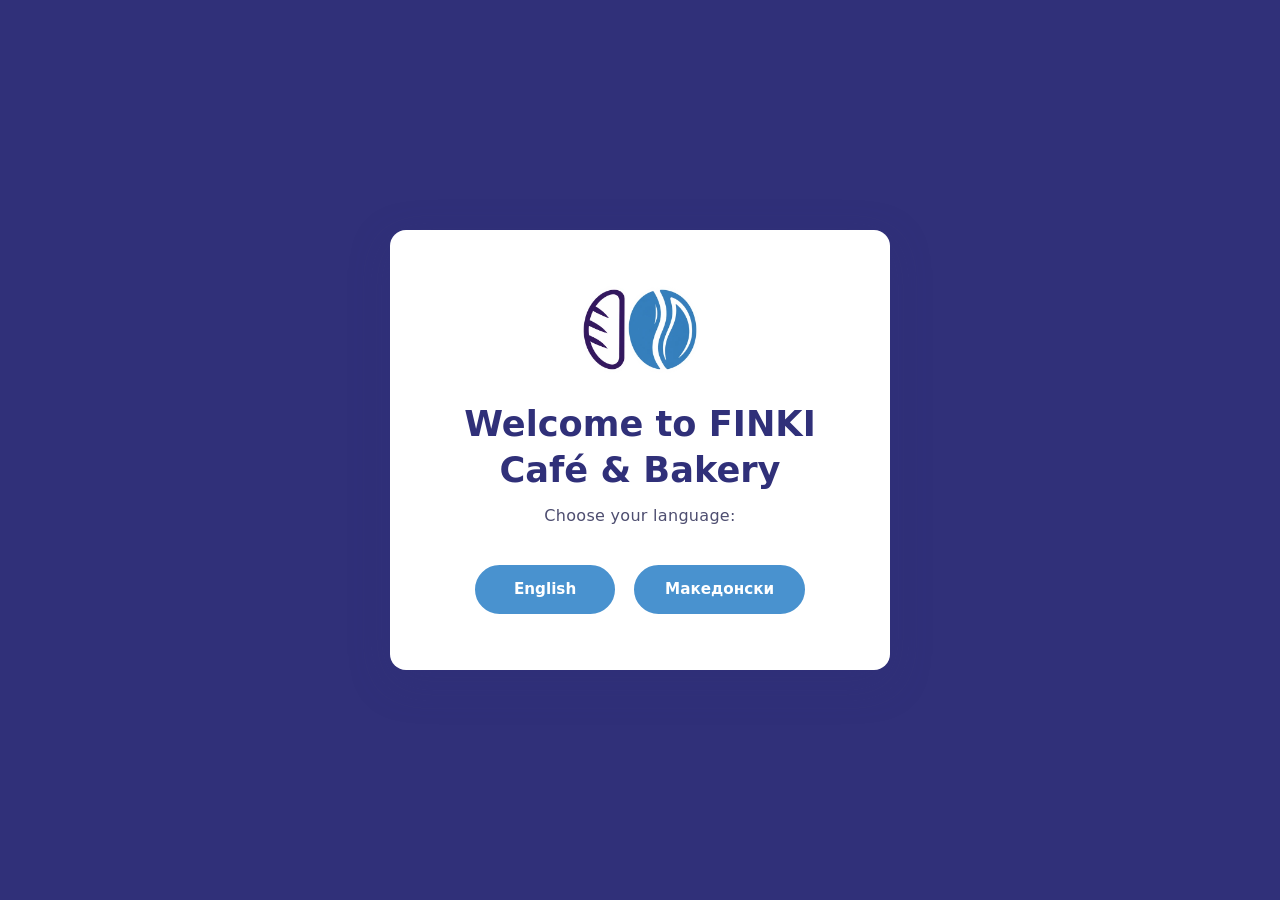
<file: index.html>
<!DOCTYPE html>
<html lang="en">
  <head>
    <meta charset="UTF-8">
    <meta name="viewport" content="width=device-width, initial-scale=1">
    <title>FINKI Café &amp; Bakery</title>
    <meta name="description" content="Student café-bakery near FINKI, Skopje.">
    <link rel="stylesheet" href="css/landing.css">
    <link rel="icon" href="images/favicon.ico" sizes="any">
    <link rel="icon" type="image/png" href="images/favicon-192.png" sizes="192x192">
    <link rel="apple-touch-icon" href="images/apple-touch-icon.png">
  </head>
  <body>
    <main class="landing-container">
      <section class="landing-card">
        <img class="landing-logo" src="images/logo.webp" width="120" height="87" alt="FINKI Café &amp; Bakery logo">
        <h1>Welcome to FINKI Café &amp; Bakery</h1>
        <p>Choose your language:</p>
        <div class="landing-buttons">
          <a class="btn" href="en/index.html">English</a>
          <a class="btn" href="mk/index.html" lang="mk">Македонски</a>
        </div>
      </section>
    </main>
  </body>
</html>
</file>
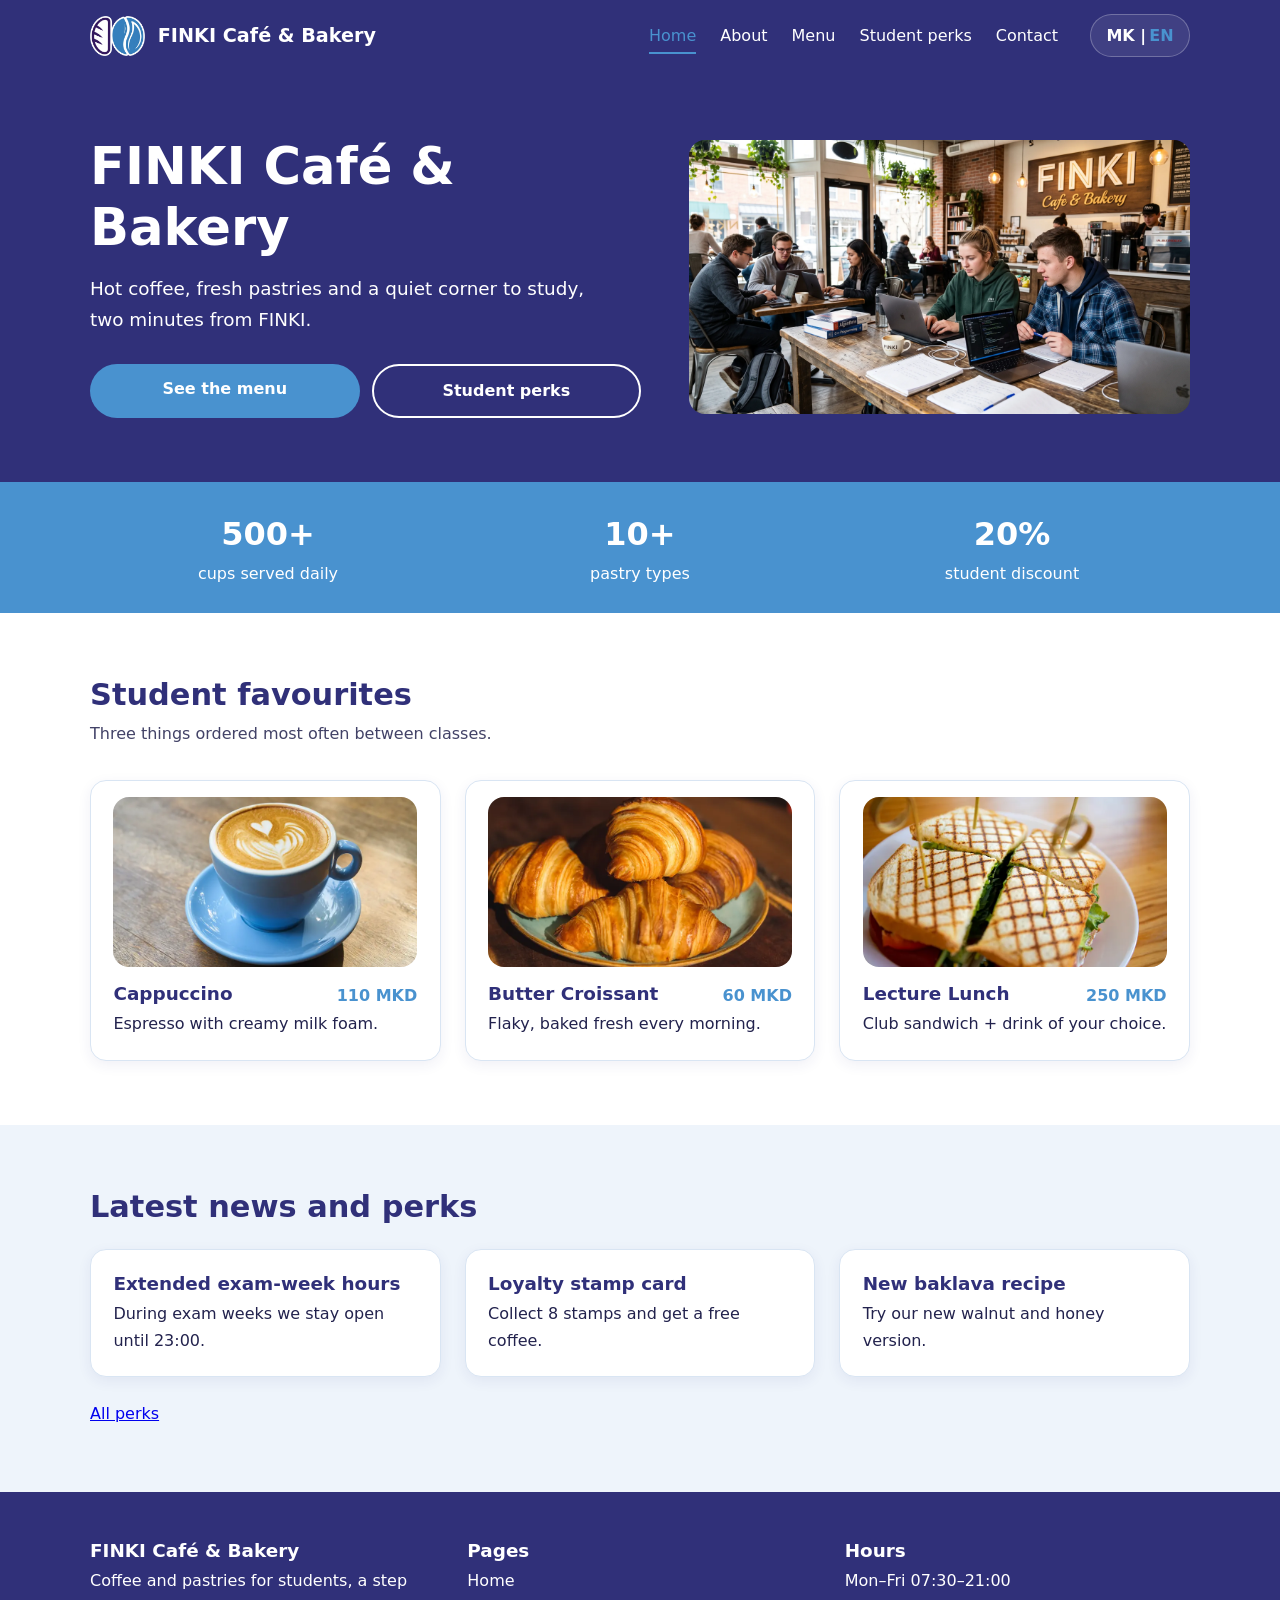
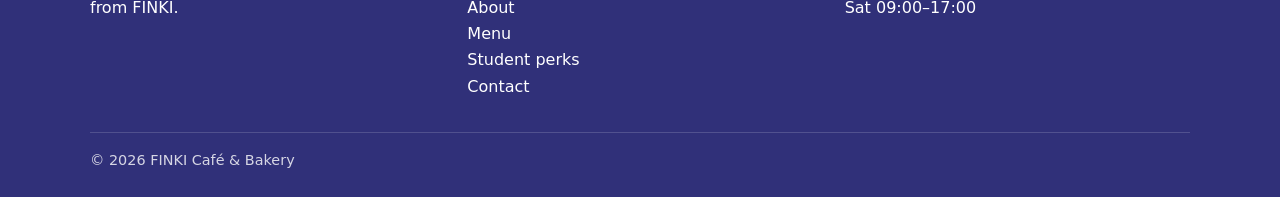
<file: en/index.html>
<!DOCTYPE html>
<html lang="en">
  <head>
    <meta charset="UTF-8">
    <meta name="viewport" content="width=device-width, initial-scale=1">
    <title>Home | FINKI Café &amp; Bakery</title>
    <meta name="description" content="Student café-bakery near FINKI, Skopje.">
    <link rel="stylesheet" href="../css/style.css">
    <link rel="icon" href="../images/favicon.ico" sizes="any">
    <link rel="icon" type="image/png" href="../images/favicon-192.png" sizes="192x192">
    <link rel="apple-touch-icon" href="../images/apple-touch-icon.png">
  </head>
  <body>
    <header class="site-header">
      <div class="container nav">
        <a class="brand" href="index.html">
          <img class="brand__logo" src="../images/logo.webp" alt="FINKI Café &amp; Bakery" width="55" height="40">
          <span>FINKI Café &amp; Bakery</span>
        </a>

        <button class="nav-toggle" type="button">
          <span class="nav-toggle__bar"></span>
          <span class="nav-toggle__bar"></span>
          <span class="nav-toggle__bar"></span>
          <span class="visually-hidden">Menu</span>
        </button>

        <nav>
          <ul class="nav-list">
            <li><a class="active" href="index.html">Home</a></li>
            <li><a href="about.html">About</a></li>
            <li><a href="menu.html">Menu</a></li>
            <li><a href="perks.html">Student perks</a></li>
            <li><a href="contact.html">Contact</a></li>
            <li><a class="lang" href="../mk/index.html" hreflang="mk">MK | <b>EN</b></a></li>
          </ul>
        </nav>
      </div>
    </header>

    <main>
      <section class="hero">
        <div class="container hero-grid">
          <div>
            <h1>FINKI Café &amp; Bakery</h1>
            <p>Hot coffee, fresh pastries and a quiet corner to study, two minutes from FINKI.</p>
            <div class="hero-actions">
              <a class="btn" href="menu.html">See the menu</a>
              <a class="btn outline" href="perks.html">Student perks</a>
            </div>
          </div>
          <img src="../images/students.webp" width="640" height="349" alt="Café interior with students studying">
        </div>
      </section>

      <div class="stats">
        <div class="container">
          <ul>
            <li><strong>500+</strong>cups served daily</li>
            <li><strong>10+</strong>pastry types</li>
            <li><strong>20%</strong>student discount</li>
          </ul>
        </div>
      </div>

      <section>
        <div class="container">
          <h2>Student favourites</h2>
          <p class="lead">Three things ordered most often between classes.</p>
          <div class="grid">
            <article class="card">
              <img src="../images/cappuccino.webp" width="800" height="534" alt="A cappuccino in a white cup">
              <div class="item">
                <h3>Cappuccino</h3>
                <span class="price">110 MKD</span>
              </div>
              <p>Espresso with creamy milk foam.</p>
            </article>
            <article class="card">
              <img src="../images/croissants.webp" width="800" height="533" alt="A fresh croissant">
              <div class="item">
                <h3>Butter Croissant</h3>
                <span class="price">60 MKD</span>
              </div>
              <p>Flaky, baked fresh every morning.</p>
            </article>
            <article class="card">
              <img src="../images/sandwich.webp" width="800" height="533" alt="Club sandwich and a drink">
              <div class="item">
                <h3>Lecture Lunch</h3>
                <span class="price">250 MKD</span>
              </div>
              <p>Club sandwich + drink of your choice.</p>
            </article>
          </div>
        </div>
      </section>

      <section class="alt">
        <div class="container">
          <h2>Latest news and perks</h2>
          <div class="grid section-spacer">
            <article class="card">
              <h3>Extended exam-week hours</h3>
              <p>During exam weeks we stay open until 23:00.</p>
            </article>
            <article class="card">
              <h3>Loyalty stamp card</h3>
              <p>Collect 8 stamps and get a free coffee.</p>
            </article>
            <article class="card">
              <h3>New baklava recipe</h3>
              <p>Try our new walnut and honey version.</p>
            </article>
          </div>
          <p class="section-spacer"><a href="perks.html">All perks</a></p>
        </div>
      </section>
    </main>

    <footer class="site-footer">
      <div class="container footer-grid">
        <div>
          <h3>FINKI Café &amp; Bakery</h3>
          <p>Coffee and pastries for students, a step from FINKI.</p>
        </div>
        <div>
          <h3>Pages</h3>
          <ul>
            <li><a href="index.html">Home</a></li>
            <li><a href="about.html">About</a></li>
            <li><a href="menu.html">Menu</a></li>
            <li><a href="perks.html">Student perks</a></li>
            <li><a href="contact.html">Contact</a></li>
          </ul>
        </div>
        <div>
          <h3>Hours</h3>
          <p>Mon–Fri 07:30–21:00<br>Sat 09:00–17:00</p>
        </div>
      </div>
      <div class="container copy">© 2026 FINKI Café &amp; Bakery</div>
    </footer>

    <script src="../js/main.js"></script>
  </body>
</html>
</file>
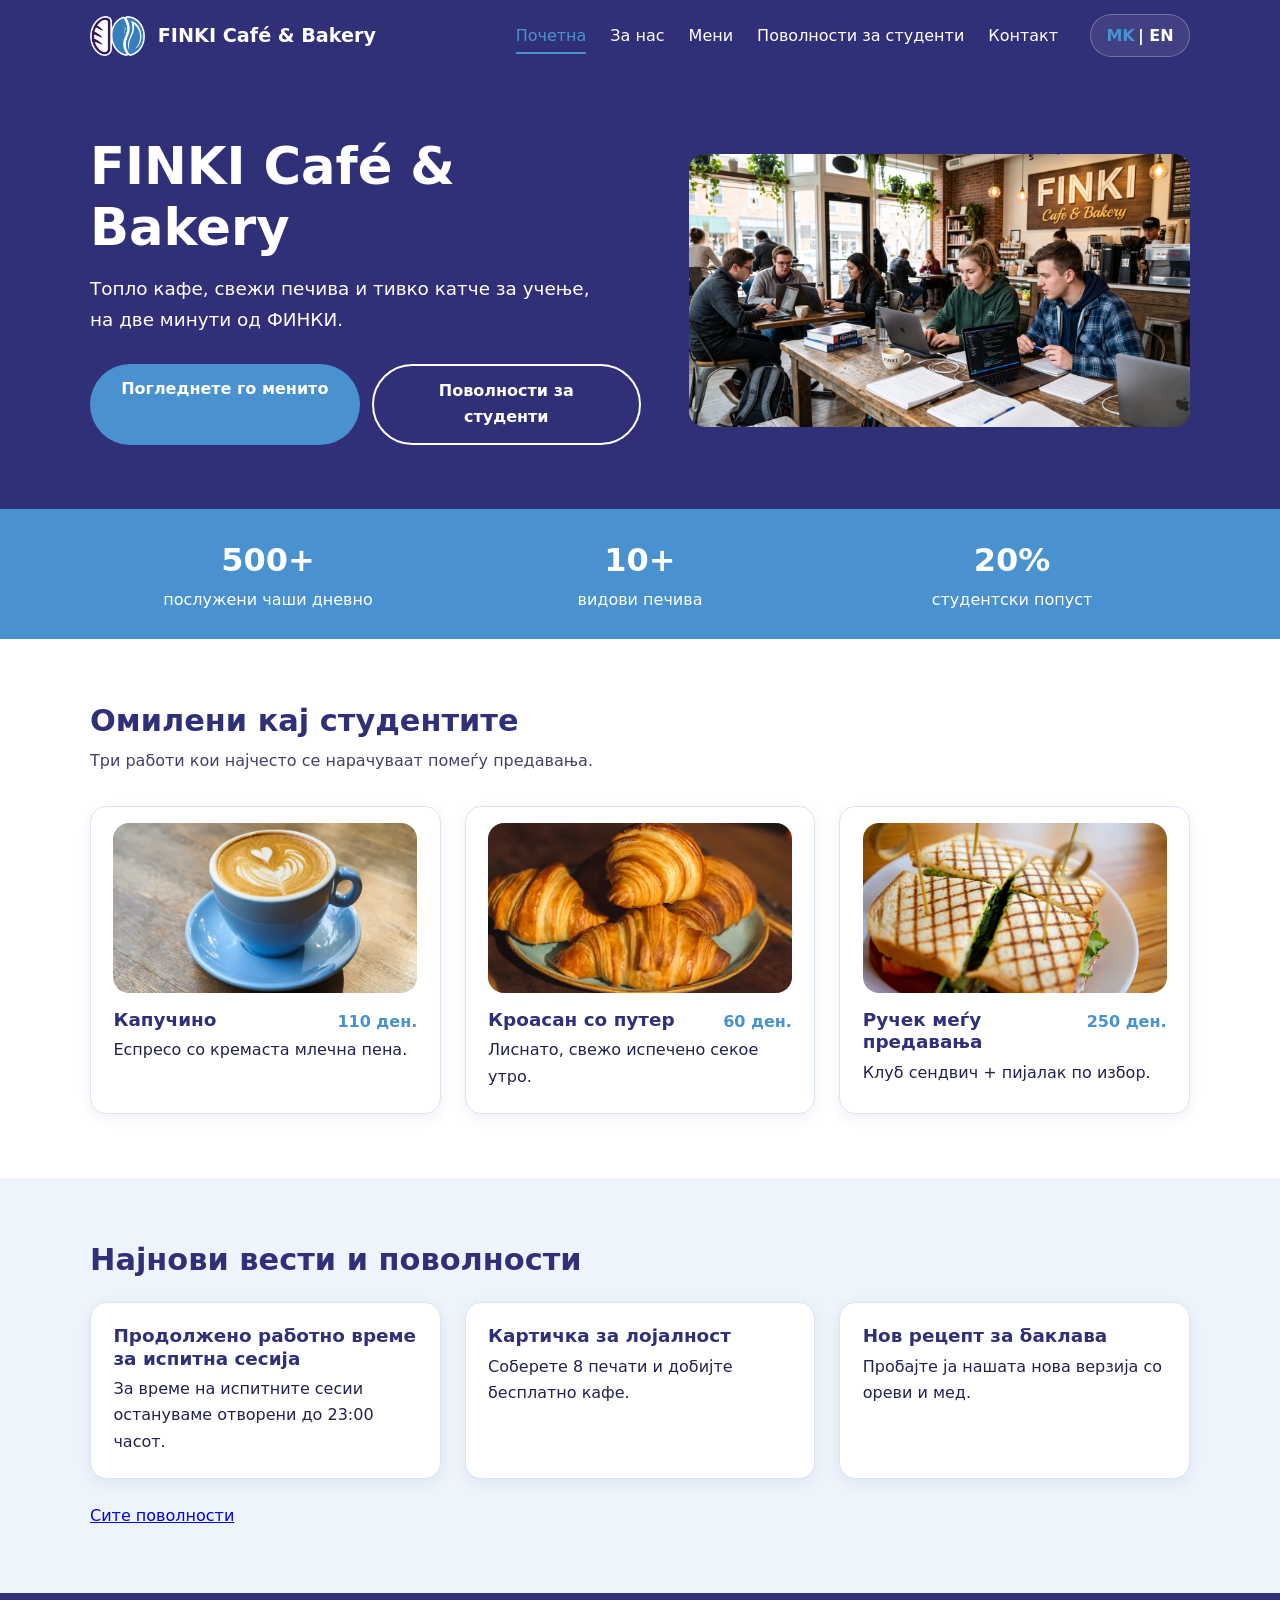
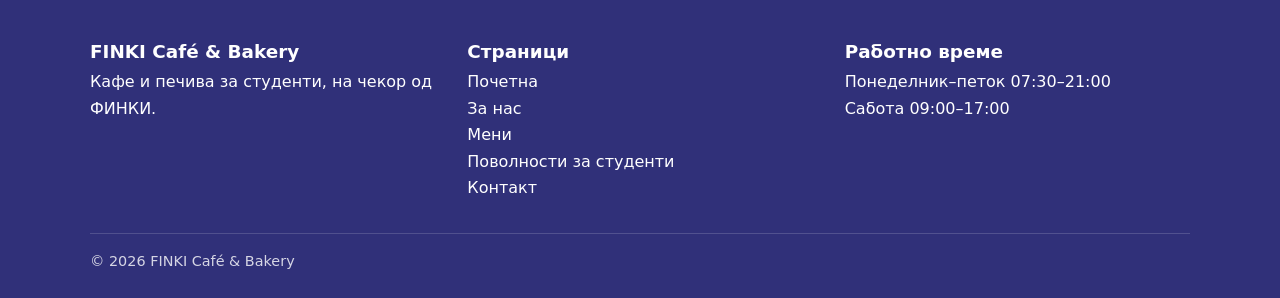
<file: mk/index.html>
<!DOCTYPE html>
<html lang="mk">
  <head>
    <meta charset="UTF-8">
    <meta name="viewport" content="width=device-width, initial-scale=1">
    <title>Почетна | FINKI Café &amp; Bakery</title>
    <meta name="description" content="Студентско кафе-пекара во близина на ФИНКИ, Скопје.">
    <link rel="stylesheet" href="../css/style.css">
    <link rel="icon" href="../images/favicon.ico" sizes="any">
    <link rel="icon" type="image/png" href="../images/favicon-192.png" sizes="192x192">
    <link rel="apple-touch-icon" href="../images/apple-touch-icon.png">
  </head>
  <body>
    <header class="site-header">
      <div class="container nav">
        <a class="brand" href="index.html" >
          <img class="brand__logo" src="../images/logo.webp" alt="FINKI Café &amp; Bakery" width="55" height="40">
          <span>FINKI Café &amp; Bakery</span>
        </a>

        <button class="nav-toggle" type="button">
          <span class="nav-toggle__bar"></span>
          <span class="nav-toggle__bar"></span>
          <span class="nav-toggle__bar"></span>
          <span class="visually-hidden">Мени</span>
        </button>

        <nav>
          <ul class="nav-list">
            <li><a class="active" href="index.html">Почетна</a></li>
            <li><a href="about.html">За нас</a></li>
            <li><a href="menu.html">Мени</a></li>
            <li><a href="perks.html">Поволности за студенти</a></li>
            <li><a href="contact.html">Контакт</a></li>
            <li><a class="lang" href="../en/index.html" hreflang="en"><b>MK</b> | EN</a></li>
          </ul>
        </nav>
      </div>
    </header>

    <main>
      <section class="hero">
        <div class="container hero-grid">
          <div>
            <h1>FINKI Café &amp; Bakery</h1>
            <p>Топло кафе, свежи печива и тивко катче за учење, на две минути од ФИНКИ.</p>
            <div class="hero-actions">
              <a class="btn" href="menu.html">Погледнете го менито</a>
              <a class="btn outline" href="perks.html">Поволности за студенти</a>
            </div>
          </div>
          <img src="../images/students.webp" width="640" height="349" alt="Внатрешност на кафуле со студенти кои учат">
        </div>
      </section>

      <div class="stats">
        <div class="container">
          <ul>
            <li><strong>500+</strong>послужени чаши дневно</li>
            <li><strong>10+</strong>видови печива</li>
            <li><strong>20%</strong>студентски попуст</li>
          </ul>
        </div>
      </div>

      <section>
        <div class="container">
          <h2>Омилени кај студентите</h2>
          <p class="lead">Три работи кои најчесто се нарачуваат помеѓу предавања.</p>
          <div class="grid">
            <article class="card">
              <img src="../images/cappuccino.webp" width="800" height="534" alt="Капучино во бела шолја">
              <div class="item">
                <h3>Капучино</h3>
                <span class="price">110 ден.</span>
              </div>
              <p>Еспресо со кремаста млечна пена.</p>
            </article>
            <article class="card">
              <img src="../images/croissants.webp" width="800" height="533" alt="Свеж кроасан">
              <div class="item">
                <h3>Кроасан со путер</h3>
                <span class="price">60 ден.</span>
              </div>
              <p>Лиснато, свежо испечено секое утро.</p>
            </article>
            <article class="card">
              <img src="../images/sandwich.webp" width="800" height="533" alt="Клуб сендвич и пијалак">
              <div class="item">
                <h3>Ручек меѓу предавања</h3>
                <span class="price">250 ден.</span>
              </div>
              <p>Клуб сендвич + пијалак по избор.</p>
            </article>
          </div>
        </div>
      </section>

      <section class="alt">
        <div class="container">
          <h2>Најнови вести и поволности</h2>
          <div class="grid section-spacer">
            <article class="card">
              <h3>Продолжено работно време за испитна сесија</h3>
              <p>За време на испитните сесии остануваме отворени до 23:00 часот.</p>
            </article>
            <article class="card">
              <h3>Картичка за лојалност</h3>
              <p>Соберете 8 печати и добијте бесплатно кафе.</p>
            </article>
            <article class="card">
              <h3>Нов рецепт за баклава</h3>
              <p>Пробајте ја нашата нова верзија со ореви и мед.</p>
            </article>
          </div>
          <p class="section-spacer"><a href="perks.html">Сите поволности</a></p>
        </div>
      </section>
    </main>

    <footer class="site-footer">
      <div class="container footer-grid">
        <div>
          <h3>FINKI Café &amp; Bakery</h3>
          <p>Кафе и печива за студенти, на чекор од ФИНКИ.</p>
        </div>
        <div>
          <h3>Страници</h3>
          <ul>
            <li><a href="index.html">Почетна</a></li>
            <li><a href="about.html">За нас</a></li>
            <li><a href="menu.html">Мени</a></li>
            <li><a href="perks.html">Поволности за студенти</a></li>
            <li><a href="contact.html">Контакт</a></li>
          </ul>
        </div>
        <div>
          <h3>Работно време</h3>
          <p>Понеделник–петок 07:30–21:00<br>Сабота 09:00–17:00</p>
        </div>
      </div>
      <div class="container copy">© 2026 FINKI Café &amp; Bakery</div>
    </footer>

    <script src="../js/main.js"></script>
  </body>
</html>
</file>
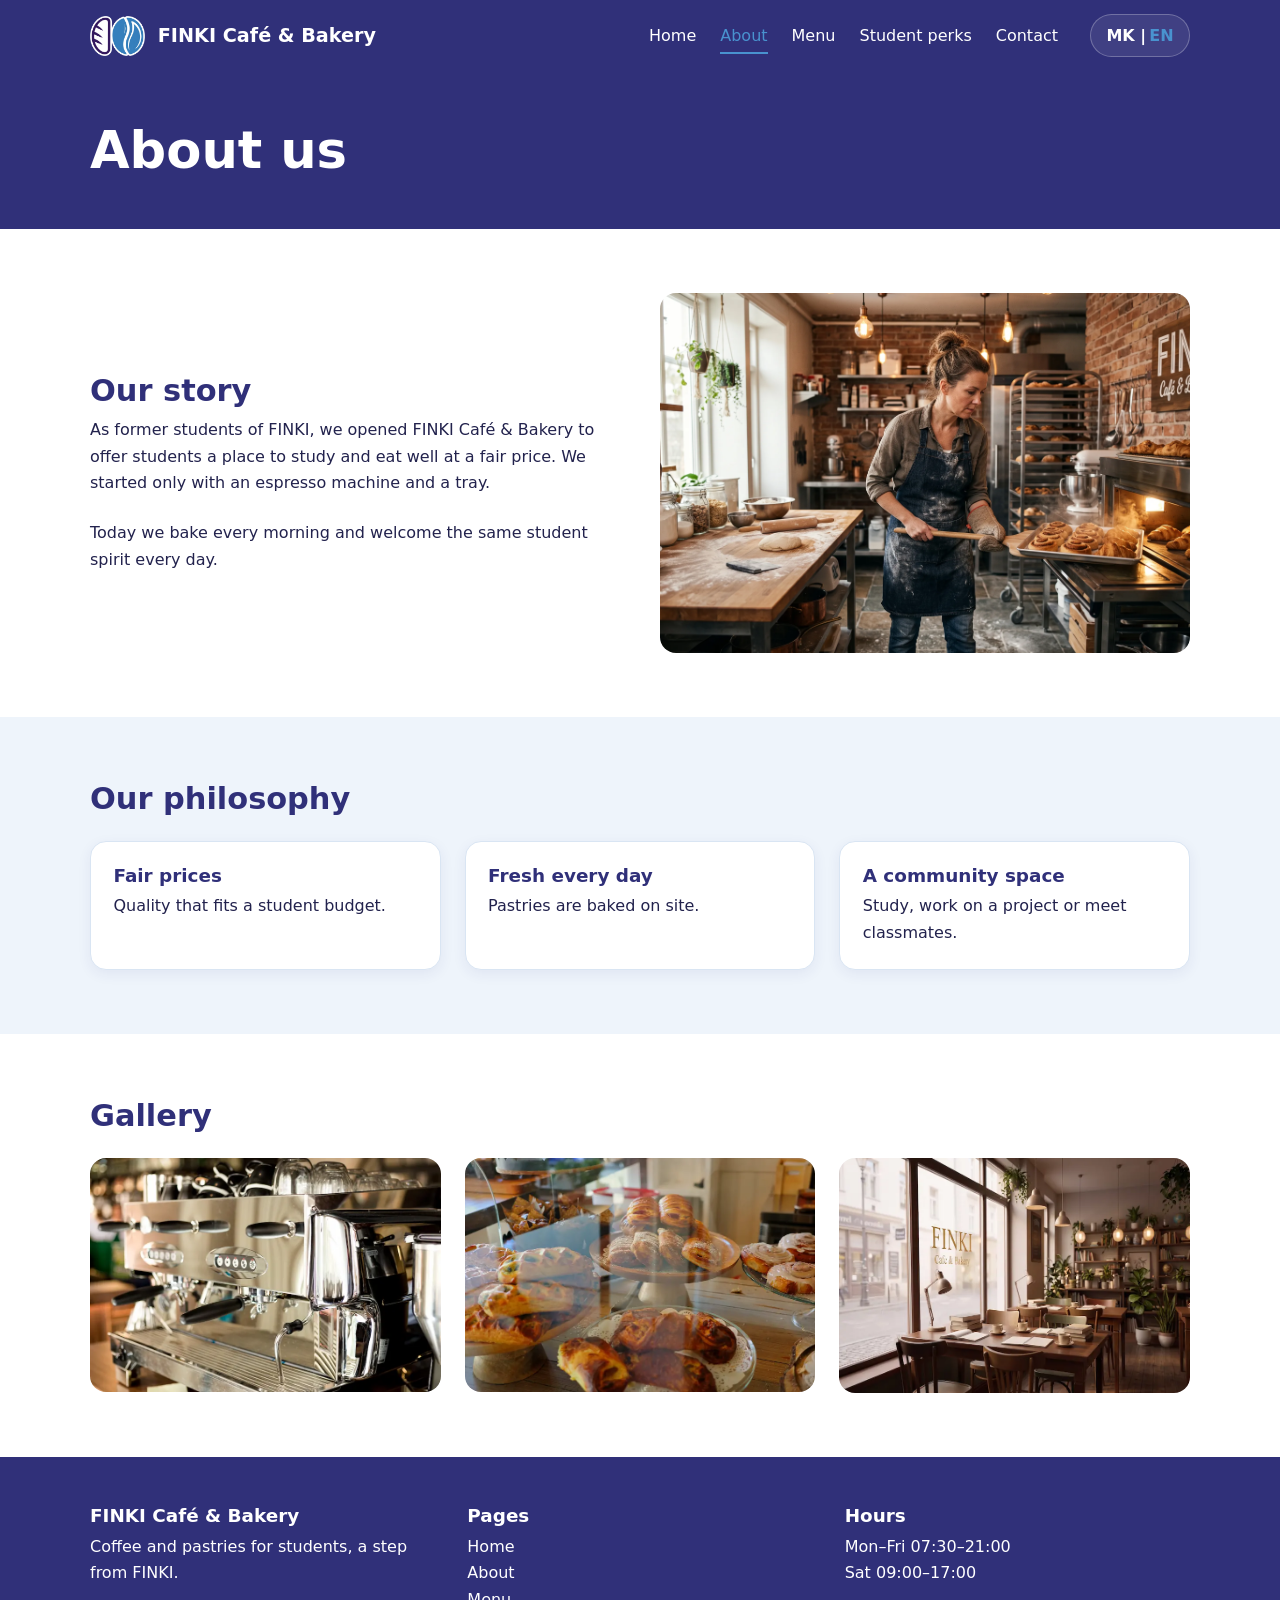
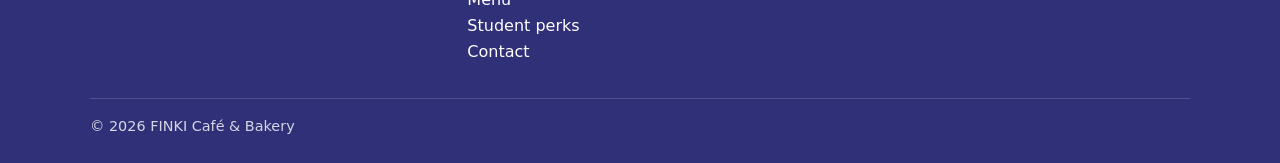
<file: en/about.html>
<!DOCTYPE html>
<html lang="en">
  <head>
    <meta charset="UTF-8">
    <meta name="viewport" content="width=device-width, initial-scale=1">
    <title>About | FINKI Café &amp; Bakery</title>
    <meta name="description" content="Student café-bakery near FINKI, Skopje.">
    <link rel="stylesheet" href="../css/style.css">
    <link rel="icon" href="../images/favicon.ico" sizes="any">
    <link rel="icon" type="image/png" href="../images/favicon-192.png" sizes="192x192">
    <link rel="apple-touch-icon" href="../images/apple-touch-icon.png">
  </head>
  <body>
    <header class="site-header">
      <div class="container nav">
        <a class="brand" href="index.html">
          <img class="brand__logo" src="../images/logo.webp" alt="FINKI Café &amp; Bakery" width="55" height="40">
          <span>FINKI Café &amp; Bakery</span>
        </a>

        <button class="nav-toggle" type="button">
          <span class="nav-toggle__bar"></span>
          <span class="nav-toggle__bar"></span>
          <span class="nav-toggle__bar"></span>
          <span class="visually-hidden">Menu</span>
        </button>

        <nav>
          <ul class="nav-list">
            <li><a href="index.html">Home</a></li>
            <li><a class="active" href="about.html">About</a></li>
            <li><a href="menu.html">Menu</a></li>
            <li><a href="perks.html">Student perks</a></li>
            <li><a href="contact.html">Contact</a></li>
            <li><a class="lang" href="../mk/about.html" hreflang="mk">MK | <b>EN</b></a></li>
          </ul>
        </nav>
      </div>
    </header>

    <main>
      <section class="page-hero">
        <div class="container">
          <h1>About us</h1>
        </div>
      </section>

      <section>
        <div class="container split">
          <div>
            <h2>Our story</h2>
            <p>As former students of FINKI, we opened FINKI Café &amp; Bakery to offer students a place to study and eat well at a fair price. We started only with an espresso machine and a tray.</p>
            <p class="section-spacer">Today we bake every morning and welcome the same student spirit every day.</p>
          </div>
          <img src="../images/about.webp" width="1100" height="600" alt="A baker taking fresh pastries out of the oven">
        </div>
      </section>

      <section class="alt">
        <div class="container">
          <h2>Our philosophy</h2>
          <div class="grid section-spacer">
            <article class="card">
              <h3>Fair prices</h3>
              <p>Quality that fits a student budget.</p>
            </article>
            <article class="card">
              <h3>Fresh every day</h3>
              <p>Pastries are baked on site.</p>
            </article>
            <article class="card">
              <h3>A community space</h3>
              <p>Study, work on a project or meet classmates.</p>
            </article>
          </div>
        </div>
      </section>

      <section>
        <div class="container">
          <h2>Gallery</h2>
          <div class="grid section-spacer">
            <img src="../images/machine.webp" width="800" height="533" alt="Counter with an espresso machine">
            <img src="../images/pastries.webp" width="800" height="533" alt="Display case with pastries">
            <img src="../images/tables.webp" width="800" height="537" alt="Study tables">
          </div>
        </div>
      </section>
    </main>

    <footer class="site-footer">
      <div class="container footer-grid">
        <div>
          <h3>FINKI Café &amp; Bakery</h3>
          <p>Coffee and pastries for students, a step from FINKI.</p>
        </div>
        <div>
          <h3>Pages</h3>
          <ul>
            <li><a href="index.html">Home</a></li>
            <li><a href="about.html">About</a></li>
            <li><a href="menu.html">Menu</a></li>
            <li><a href="perks.html">Student perks</a></li>
            <li><a href="contact.html">Contact</a></li>
          </ul>
        </div>
        <div>
          <h3>Hours</h3>
          <p>Mon–Fri 07:30–21:00<br>Sat 09:00–17:00</p>
        </div>
      </div>
      <div class="container copy">© 2026 FINKI Café &amp; Bakery</div>
    </footer>

    <script src="../js/main.js"></script>
  </body>
</html>
</file>
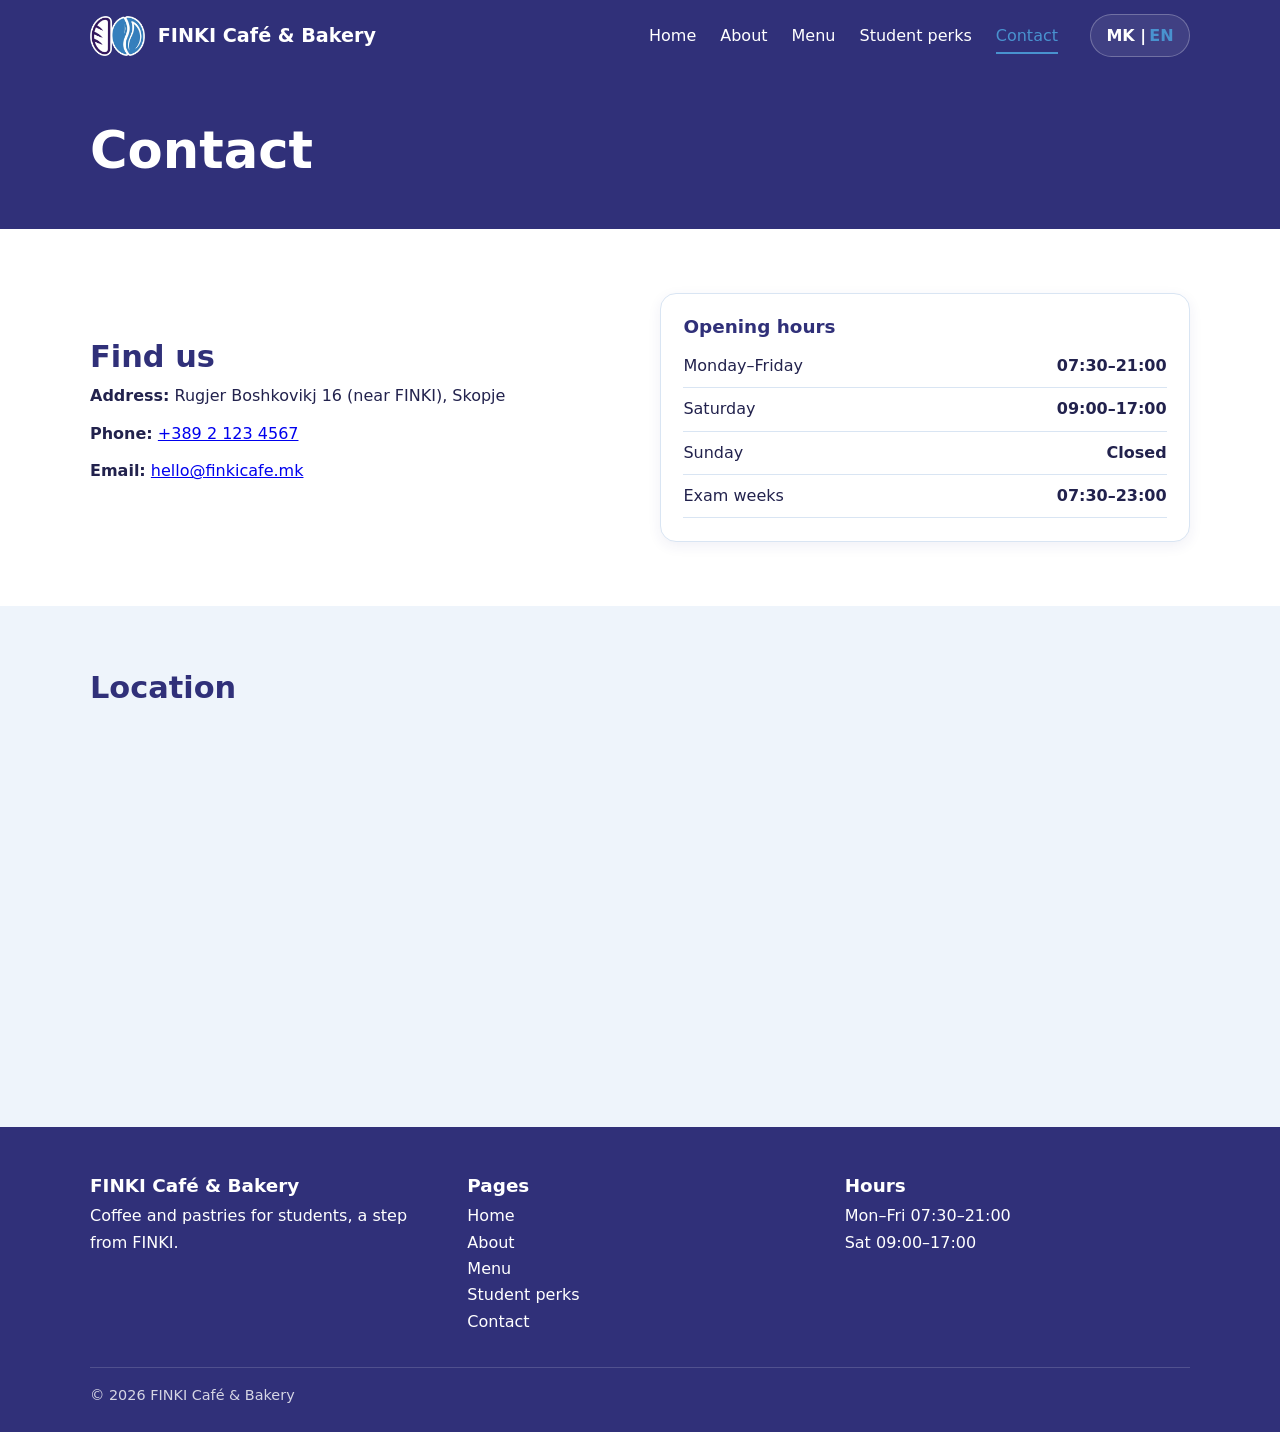
<file: en/contact.html>
<!DOCTYPE html>
<html lang="en">
  <head>
    <meta charset="UTF-8">
    <meta name="viewport" content="width=device-width, initial-scale=1">
    <title>Contact | FINKI Café &amp; Bakery</title>
    <meta name="description" content="Student café-bakery near FINKI, Skopje.">
    <link rel="stylesheet" href="../css/style.css">
    <link rel="icon" href="../images/favicon.ico" sizes="any">
    <link rel="icon" type="image/png" href="../images/favicon-192.png" sizes="192x192">
    <link rel="apple-touch-icon" href="../images/apple-touch-icon.png">
  </head>
  <body>
    <header class="site-header">
      <div class="container nav">
        <a class="brand" href="index.html">
          <img class="brand__logo" src="../images/logo.webp" alt="FINKI Café &amp; Bakery" width="55" height="40">
          <span>FINKI Café &amp; Bakery</span>
        </a>

        <button class="nav-toggle" type="button">
          <span class="nav-toggle__bar"></span>
          <span class="nav-toggle__bar"></span>
          <span class="nav-toggle__bar"></span>
          <span class="visually-hidden">Menu</span>
        </button>

        <nav>
          <ul class="nav-list">
            <li><a href="index.html">Home</a></li>
            <li><a href="about.html">About</a></li>
            <li><a href="menu.html">Menu</a></li>
            <li><a href="perks.html">Student perks</a></li>
            <li><a class="active" href="contact.html">Contact</a></li>
            <li><a class="lang" href="../mk/contact.html" hreflang="mk">MK | <b>EN</b></a></li>
          </ul>
        </nav>
      </div>
    </header>

    <main>
      <section class="page-hero">
        <div class="container">
          <h1>Contact</h1>
        </div>
      </section>

      <section>
        <div class="container split">
          <div>
            <h2>Find us</h2>
            <ul class="contact-list">
              <li><b>Address:</b> Rugjer Boshkovikj 16 (near FINKI), Skopje</li>
              <li><b>Phone:</b> <a href="tel:+38921234567">+389 2 123 4567</a></li>
              <li><b>Email:</b> <a href="mailto:hello@finkicafe.mk">hello@finkicafe.mk</a></li>
            </ul>
          </div>
          <div class="card">
            <h3>Opening hours</h3>
            <table>
              <tr><td>Monday–Friday</td><td>07:30–21:00</td></tr>
              <tr><td>Saturday</td><td>09:00–17:00</td></tr>
              <tr><td>Sunday</td><td>Closed</td></tr>
              <tr><td>Exam weeks</td><td>07:30–23:00</td></tr>
            </table>
          </div>
        </div>
      </section>

      <section class="alt map">
        <div class="container">
          <h2>Location</h2>
          <iframe title="Map of the location" src="https://www.google.com/maps?q=FINKI+Skopje&amp;output=embed"></iframe>
        </div>
      </section>
    </main>

    <footer class="site-footer">
      <div class="container footer-grid">
        <div>
          <h3>FINKI Café &amp; Bakery</h3>
          <p>Coffee and pastries for students, a step from FINKI.</p>
        </div>
        <div>
          <h3>Pages</h3>
          <ul>
            <li><a href="index.html">Home</a></li>
            <li><a href="about.html">About</a></li>
            <li><a href="menu.html">Menu</a></li>
            <li><a href="perks.html">Student perks</a></li>
            <li><a href="contact.html">Contact</a></li>
          </ul>
        </div>
        <div>
          <h3>Hours</h3>
          <p>Mon–Fri 07:30–21:00<br>Sat 09:00–17:00</p>
        </div>
      </div>
      <div class="container copy">© 2026 FINKI Café &amp; Bakery</div>
    </footer>

    <script src="../js/main.js"></script>
  </body>
</html>
</file>
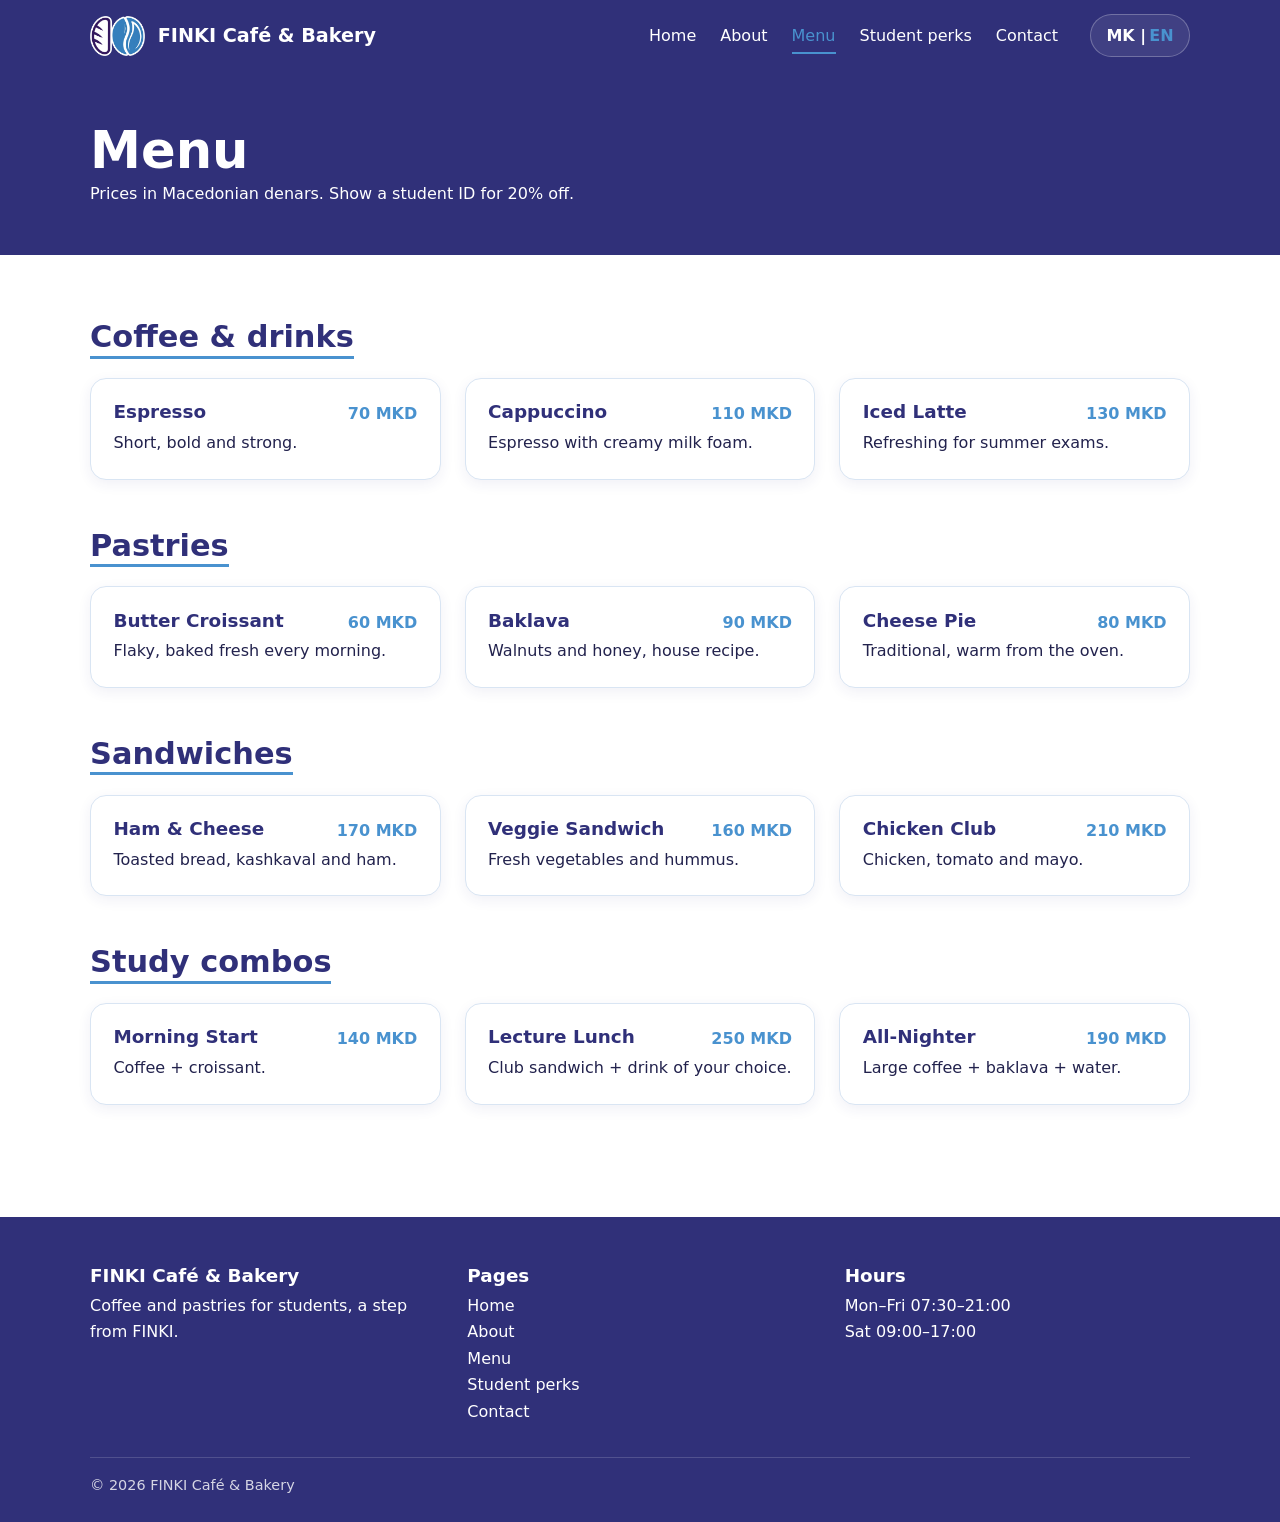
<file: en/menu.html>
<!DOCTYPE html>
<html lang="en">
  <head>
    <meta charset="UTF-8">
    <meta name="viewport" content="width=device-width, initial-scale=1">
    <title>Menu | FINKI Café &amp; Bakery</title>
    <meta name="description" content="Student café-bakery near FINKI, Skopje.">
    <link rel="stylesheet" href="../css/style.css">
    <link rel="icon" href="../images/favicon.ico" sizes="any">
    <link rel="icon" type="image/png" href="../images/favicon-192.png" sizes="192x192">
    <link rel="apple-touch-icon" href="../images/apple-touch-icon.png">
  </head>
  <body>
    <header class="site-header">
      <div class="container nav">
        <a class="brand" href="index.html">
          <img class="brand__logo" src="../images/logo.webp" alt="FINKI Café &amp; Bakery" width="55" height="40">
          <span>FINKI Café &amp; Bakery</span>
        </a>

        <button class="nav-toggle" type="button">
          <span class="nav-toggle__bar"></span>
          <span class="nav-toggle__bar"></span>
          <span class="nav-toggle__bar"></span>
          <span class="visually-hidden">Menu</span>
        </button>

        <nav>
          <ul class="nav-list">
            <li><a href="index.html">Home</a></li>
            <li><a href="about.html">About</a></li>
            <li><a class="active" href="menu.html">Menu</a></li>
            <li><a href="perks.html">Student perks</a></li>
            <li><a href="contact.html">Contact</a></li>
            <li><a class="lang" href="../mk/menu.html" hreflang="mk">MK | <b>EN</b></a></li>
          </ul>
        </nav>
      </div>
    </header>

    <main>
      <section class="page-hero">
        <div class="container">
          <h1>Menu</h1>
          <p>Prices in Macedonian denars. Show a student ID for 20% off.</p>
        </div>
      </section>

      <section>
        <div class="container">
          <div class="menu-cat">
            <h2>Coffee &amp; drinks</h2>
            <div class="grid">
              <article class="card">
                <div class="item">
                  <h3>Espresso</h3>
                  <span class="price">70 MKD</span>
                </div>
                <p>Short, bold and strong.</p>
              </article>
              <article class="card">
                <div class="item">
                  <h3>Cappuccino</h3>
                  <span class="price">110 MKD</span>
                </div>
                <p>Espresso with creamy milk foam.</p>
              </article>
              <article class="card">
                <div class="item">
                  <h3>Iced Latte</h3>
                  <span class="price">130 MKD</span>
                </div>
                <p>Refreshing for summer exams.</p>
              </article>
            </div>
          </div>

          <div class="menu-cat">
            <h2>Pastries</h2>
            <div class="grid">
              <article class="card">
                <div class="item">
                  <h3>Butter Croissant</h3>
                  <span class="price">60 MKD</span>
                </div>
                <p>Flaky, baked fresh every morning.</p>
              </article>
              <article class="card">
                <div class="item">
                  <h3>Baklava</h3>
                  <span class="price">90 MKD</span>
                </div>
                <p>Walnuts and honey, house recipe.</p>
              </article>
              <article class="card">
                <div class="item">
                  <h3>Cheese Pie</h3>
                  <span class="price">80 MKD</span>
                </div>
                <p>Traditional, warm from the oven.</p>
              </article>
            </div>
          </div>

          <div class="menu-cat">
            <h2>Sandwiches</h2>
            <div class="grid">
              <article class="card">
                <div class="item">
                  <h3>Ham &amp; Cheese</h3>
                  <span class="price">170 MKD</span>
                </div>
                <p>Toasted bread, kashkaval and ham.</p>
              </article>
              <article class="card">
                <div class="item">
                  <h3>Veggie Sandwich</h3>
                  <span class="price">160 MKD</span>
                </div>
                <p>Fresh vegetables and hummus.</p>
              </article>
              <article class="card">
                <div class="item">
                  <h3>Chicken Club</h3>
                  <span class="price">210 MKD</span>
                </div>
                <p>Chicken, tomato and mayo.</p>
              </article>
            </div>
          </div>

          <div class="menu-cat">
            <h2>Study combos</h2>
            <div class="grid">
              <article class="card">
                <div class="item">
                  <h3>Morning Start</h3>
                  <span class="price">140 MKD</span>
                </div>
                <p>Coffee + croissant.</p>
              </article>
              <article class="card">
                <div class="item">
                  <h3>Lecture Lunch</h3>
                  <span class="price">250 MKD</span>
                </div>
                <p>Club sandwich + drink of your choice.</p>
              </article>
              <article class="card">
                <div class="item">
                  <h3>All-Nighter</h3>
                  <span class="price">190 MKD</span>
                </div>
                <p>Large coffee + baklava + water.</p>
              </article>
            </div>
          </div>
        </div>
      </section>
    </main>

    <footer class="site-footer">
      <div class="container footer-grid">
        <div>
          <h3>FINKI Café &amp; Bakery</h3>
          <p>Coffee and pastries for students, a step from FINKI.</p>
        </div>
        <div>
          <h3>Pages</h3>
          <ul>
            <li><a href="index.html">Home</a></li>
            <li><a href="about.html">About</a></li>
            <li><a href="menu.html">Menu</a></li>
            <li><a href="perks.html">Student perks</a></li>
            <li><a href="contact.html">Contact</a></li>
          </ul>
        </div>
        <div>
          <h3>Hours</h3>
          <p>Mon–Fri 07:30–21:00<br>Sat 09:00–17:00</p>
        </div>
      </div>
      <div class="container copy">© 2026 FINKI Café &amp; Bakery</div>
    </footer>

    <script src="../js/main.js"></script>
  </body>
</html>
</file>
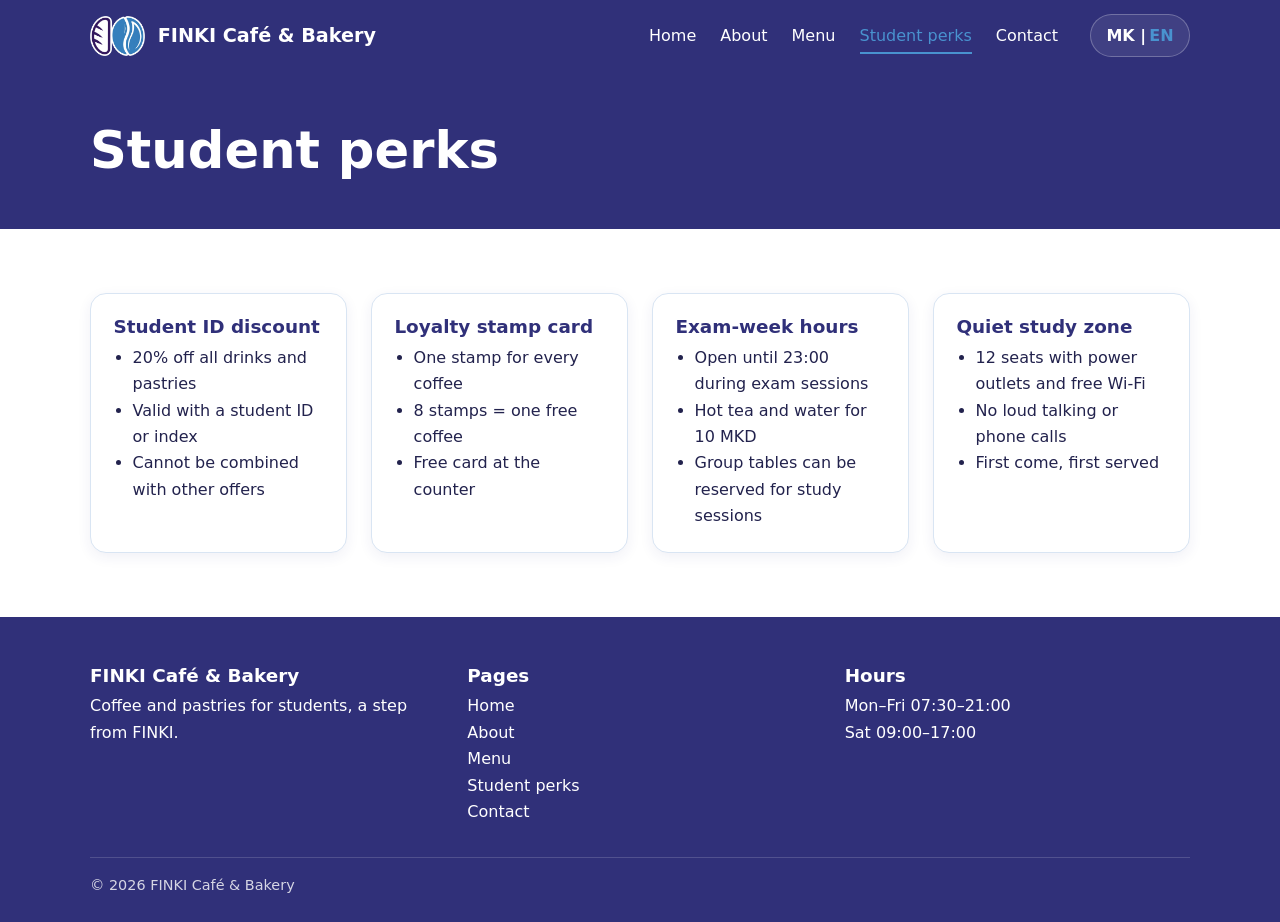
<file: en/perks.html>
<!DOCTYPE html>
<html lang="en">
  <head>
    <meta charset="UTF-8">
    <meta name="viewport" content="width=device-width, initial-scale=1">
    <title>Student perks | FINKI Café &amp; Bakery</title>
    <meta name="description" content="Student café-bakery near FINKI, Skopje.">
    <link rel="stylesheet" href="../css/style.css">
    <link rel="icon" href="../images/favicon.ico" sizes="any">
    <link rel="icon" type="image/png" href="../images/favicon-192.png" sizes="192x192">
    <link rel="apple-touch-icon" href="../images/apple-touch-icon.png">
  </head>
  <body>
    <header class="site-header">
      <div class="container nav">
        <a class="brand" href="index.html">
          <img class="brand__logo" src="../images/logo.webp" alt="FINKI Café &amp; Bakery" width="55" height="40">
          <span>FINKI Café &amp; Bakery</span>
        </a>

        <button class="nav-toggle" type="button">
          <span class="nav-toggle__bar"></span>
          <span class="nav-toggle__bar"></span>
          <span class="nav-toggle__bar"></span>
          <span class="visually-hidden">Menu</span>
        </button>

        <nav>
          <ul class="nav-list">
            <li><a href="index.html">Home</a></li>
            <li><a href="about.html">About</a></li>
            <li><a href="menu.html">Menu</a></li>
            <li><a class="active" href="perks.html">Student perks</a></li>
            <li><a href="contact.html">Contact</a></li>
            <li><a class="lang" href="../mk/perks.html" hreflang="mk">MK | <b>EN</b></a></li>
          </ul>
        </nav>
      </div>
    </header>

    <main>
      <section class="page-hero">
        <div class="container">
          <h1>Student perks</h1>
        </div>
      </section>

      <section>
        <div class="container">
          <div class="grid">
            <article class="card">
              <h3>Student ID discount</h3>
              <ul>
                <li>20% off all drinks and pastries</li>
                <li>Valid with a student ID or index</li>
                <li>Cannot be combined with other offers</li>
              </ul>
            </article>
            <article class="card">
              <h3>Loyalty stamp card</h3>
              <ul>
                <li>One stamp for every coffee</li>
                <li>8 stamps = one free coffee</li>
                <li>Free card at the counter</li>
              </ul>
            </article>
            <article class="card">
              <h3>Exam-week hours</h3>
              <ul>
                <li>Open until 23:00 during exam sessions</li>
                <li>Hot tea and water for 10 MKD</li>
                <li>Group tables can be reserved for study sessions</li>
              </ul>
            </article>
            <article class="card">
              <h3>Quiet study zone</h3>
              <ul>
                <li>12 seats with power outlets and free Wi-Fi</li>
                <li>No loud talking or phone calls</li>
                <li>First come, first served</li>
              </ul>
            </article>
          </div>
        </div>
      </section>
    </main>

    <footer class="site-footer">
      <div class="container footer-grid">
        <div>
          <h3>FINKI Café &amp; Bakery</h3>
          <p>Coffee and pastries for students, a step from FINKI.</p>
        </div>
        <div>
          <h3>Pages</h3>
          <ul>
            <li><a href="index.html">Home</a></li>
            <li><a href="about.html">About</a></li>
            <li><a href="menu.html">Menu</a></li>
            <li><a href="perks.html">Student perks</a></li>
            <li><a href="contact.html">Contact</a></li>
          </ul>
        </div>
        <div>
          <h3>Hours</h3>
          <p>Mon–Fri 07:30–21:00<br>Sat 09:00–17:00</p>
        </div>
      </div>
      <div class="container copy">© 2026 FINKI Café &amp; Bakery</div>
    </footer>

    <script src="../js/main.js"></script>
  </body>
</html>
</file>
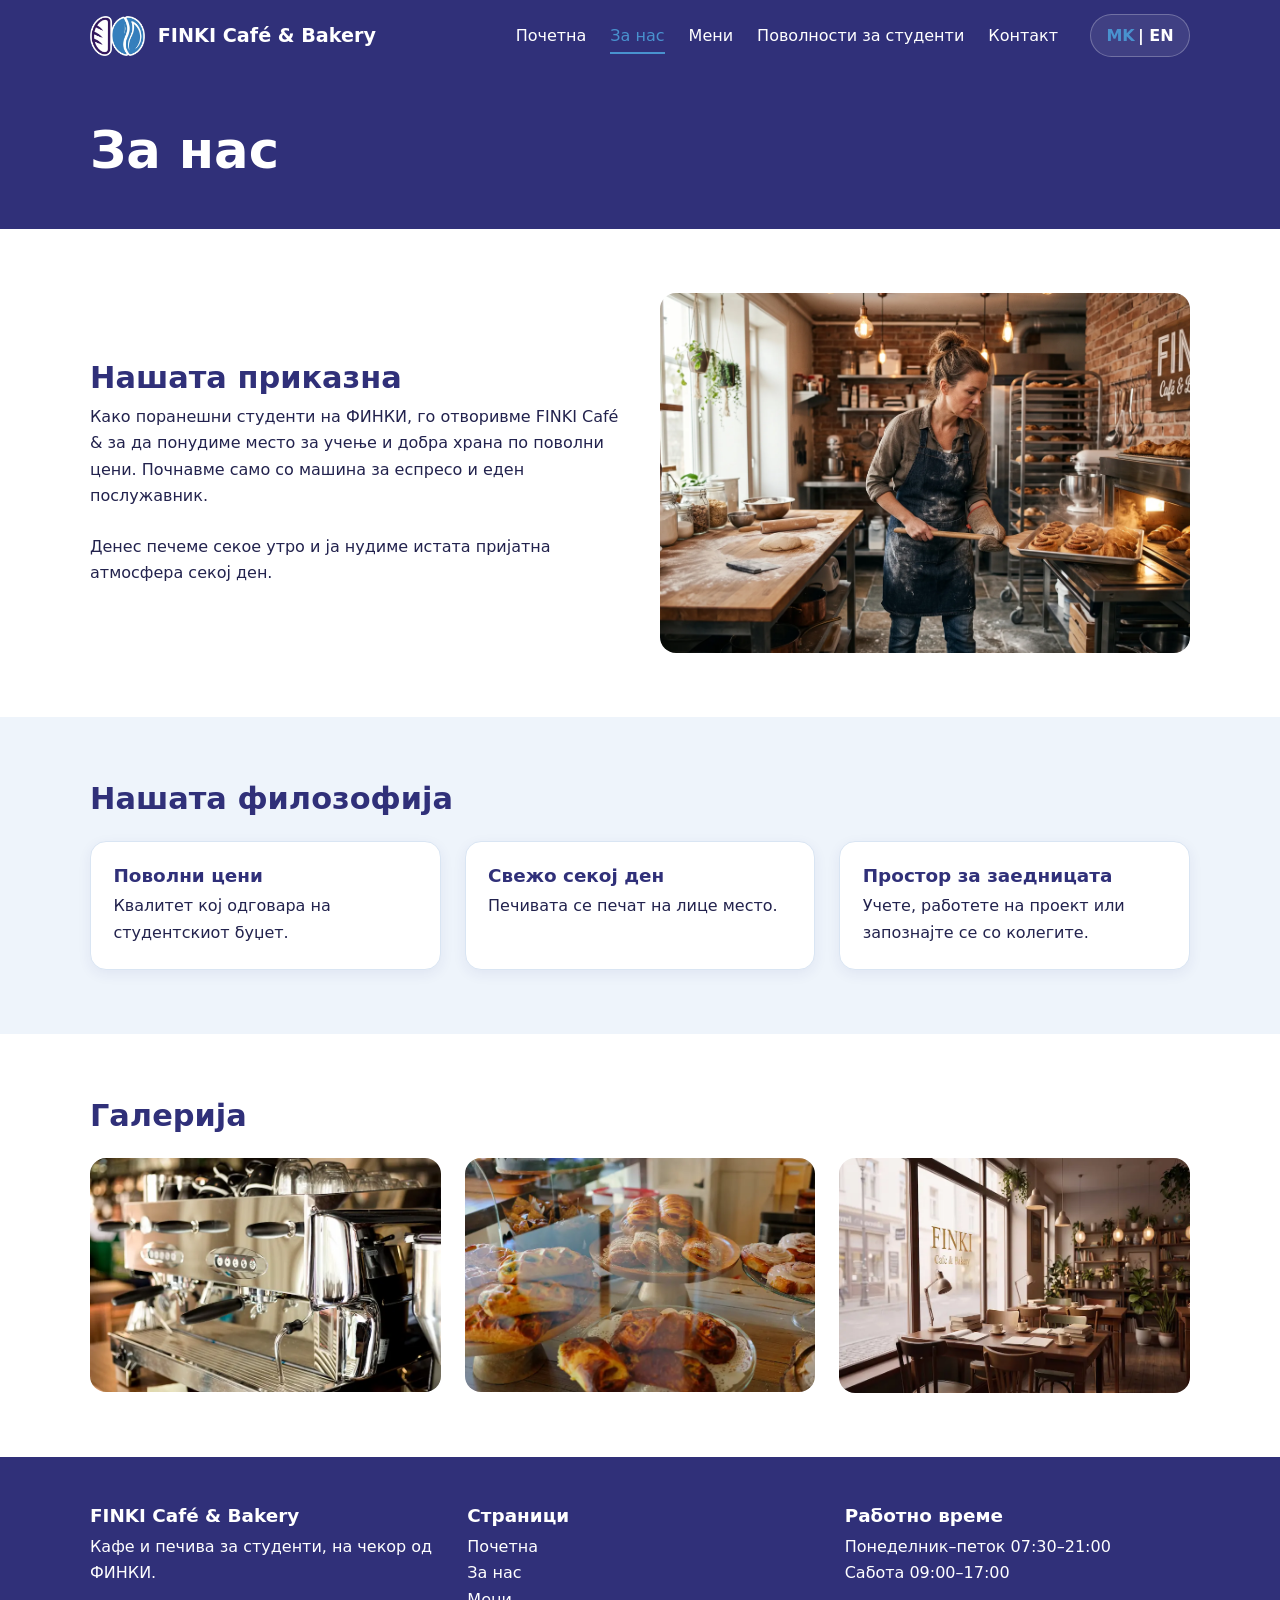
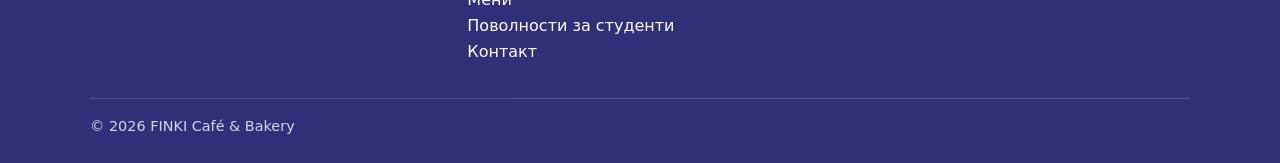
<file: mk/about.html>
<!DOCTYPE html>
<html lang="mk">
  <head>
    <meta charset="UTF-8">
    <meta name="viewport" content="width=device-width, initial-scale=1">
    <title>За нас | FINKI Café &amp; Bakery</title>
    <meta name="description" content="Студентско кафе-пекара во близина на ФИНКИ, Скопје.">
    <link rel="stylesheet" href="../css/style.css">
    <link rel="icon" href="../images/favicon.ico" sizes="any">
    <link rel="icon" type="image/png" href="../images/favicon-192.png" sizes="192x192">
    <link rel="apple-touch-icon" href="../images/apple-touch-icon.png">
  </head>
  <body>
    <header class="site-header">
      <div class="container nav">
        <a class="brand" href="index.html">
          <img class="brand__logo" src="../images/logo.webp" alt="FINKI Café &amp; Bakery" width="55" height="40">
          <span>FINKI Café &amp; Bakery</span>
        </a>

        <button class="nav-toggle" type="button">
          <span class="nav-toggle__bar"></span>
          <span class="nav-toggle__bar"></span>
          <span class="nav-toggle__bar"></span>
          <span class="visually-hidden">Мени</span>
        </button>

        <nav>
          <ul class="nav-list">
            <li><a href="index.html">Почетна</a></li>
            <li><a class="active" href="about.html">За нас</a></li>
            <li><a href="menu.html">Мени</a></li>
            <li><a href="perks.html">Поволности за студенти</a></li>
            <li><a href="contact.html">Контакт</a></li>
            <li><a class="lang" href="../en/about.html" hreflang="en"><b>MK</b> | EN</a></li>
          </ul>
        </nav>
      </div>
    </header>

    <main>
      <section class="page-hero">
        <div class="container">
          <h1>За нас</h1>
        </div>
      </section>

      <section>
        <div class="container split">
          <div>
            <h2>Нашата приказна</h2>
            <p>Како поранешни студенти на ФИНКИ, го отворивме FINKI Café & за да понудиме место за учење и добра храна по поволни цени. Почнавме само со машина за еспресо и еден послужавник.</p>
            <p class="section-spacer">Денес печеме секое утро и ја нудиме истата пријатна атмосфера секој ден.</p>
          </div>
          <img src="../images/about.webp" width="1100" height="600" alt="Пекар вади свежи печива од рерна">
        </div>
      </section>

      <section class="alt">
        <div class="container">
          <h2>Нашата филозофија</h2>
          <div class="grid section-spacer">
            <article class="card">
              <h3>Поволни цени</h3>
              <p>Квалитет кој одговара на студентскиот буџет.</p>
            </article>
            <article class="card">
              <h3>Свежо секој ден</h3>
              <p>Печивата се печат на лице место.</p>
            </article>
            <article class="card">
              <h3>Простор за заедницата</h3>
              <p>Учете, работете на проект или запознајте се со колегите.</p>
            </article>
          </div>
        </div>
      </section>

      <section>
        <div class="container">
          <h2>Галерија</h2>
          <div class="grid section-spacer">
            <img src="../images/machine.webp" width="800" height="533" alt="Шанк со апарат за еспресо">
            <img src="../images/pastries.webp" width="800" height="533" alt="Витрина со печива">
            <img src="../images/tables.webp" width="800" height="537" alt="Маси за учење">
          </div>
        </div>
      </section>
    </main>

    <footer class="site-footer">
      <div class="container footer-grid">
        <div>
          <h3>FINKI Café &amp; Bakery</h3>
          <p>Кафе и печива за студенти, на чекор од ФИНКИ.</p>
        </div>
        <div>
          <h3>Страници</h3>
          <ul>
            <li><a href="index.html">Почетна</a></li>
            <li><a href="about.html">За нас</a></li>
            <li><a href="menu.html">Мени</a></li>
            <li><a href="perks.html">Поволности за студенти</a></li>
            <li><a href="contact.html">Контакт</a></li>
          </ul>
        </div>
        <div>
          <h3>Работно време</h3>
          <p>Понеделник–петок 07:30–21:00<br>Сабота 09:00–17:00</p>
        </div>
      </div>
      <div class="container copy">© 2026 FINKI Café &amp; Bakery</div>
    </footer>

    <script src="../js/main.js"></script>
  </body>
</html>
</file>
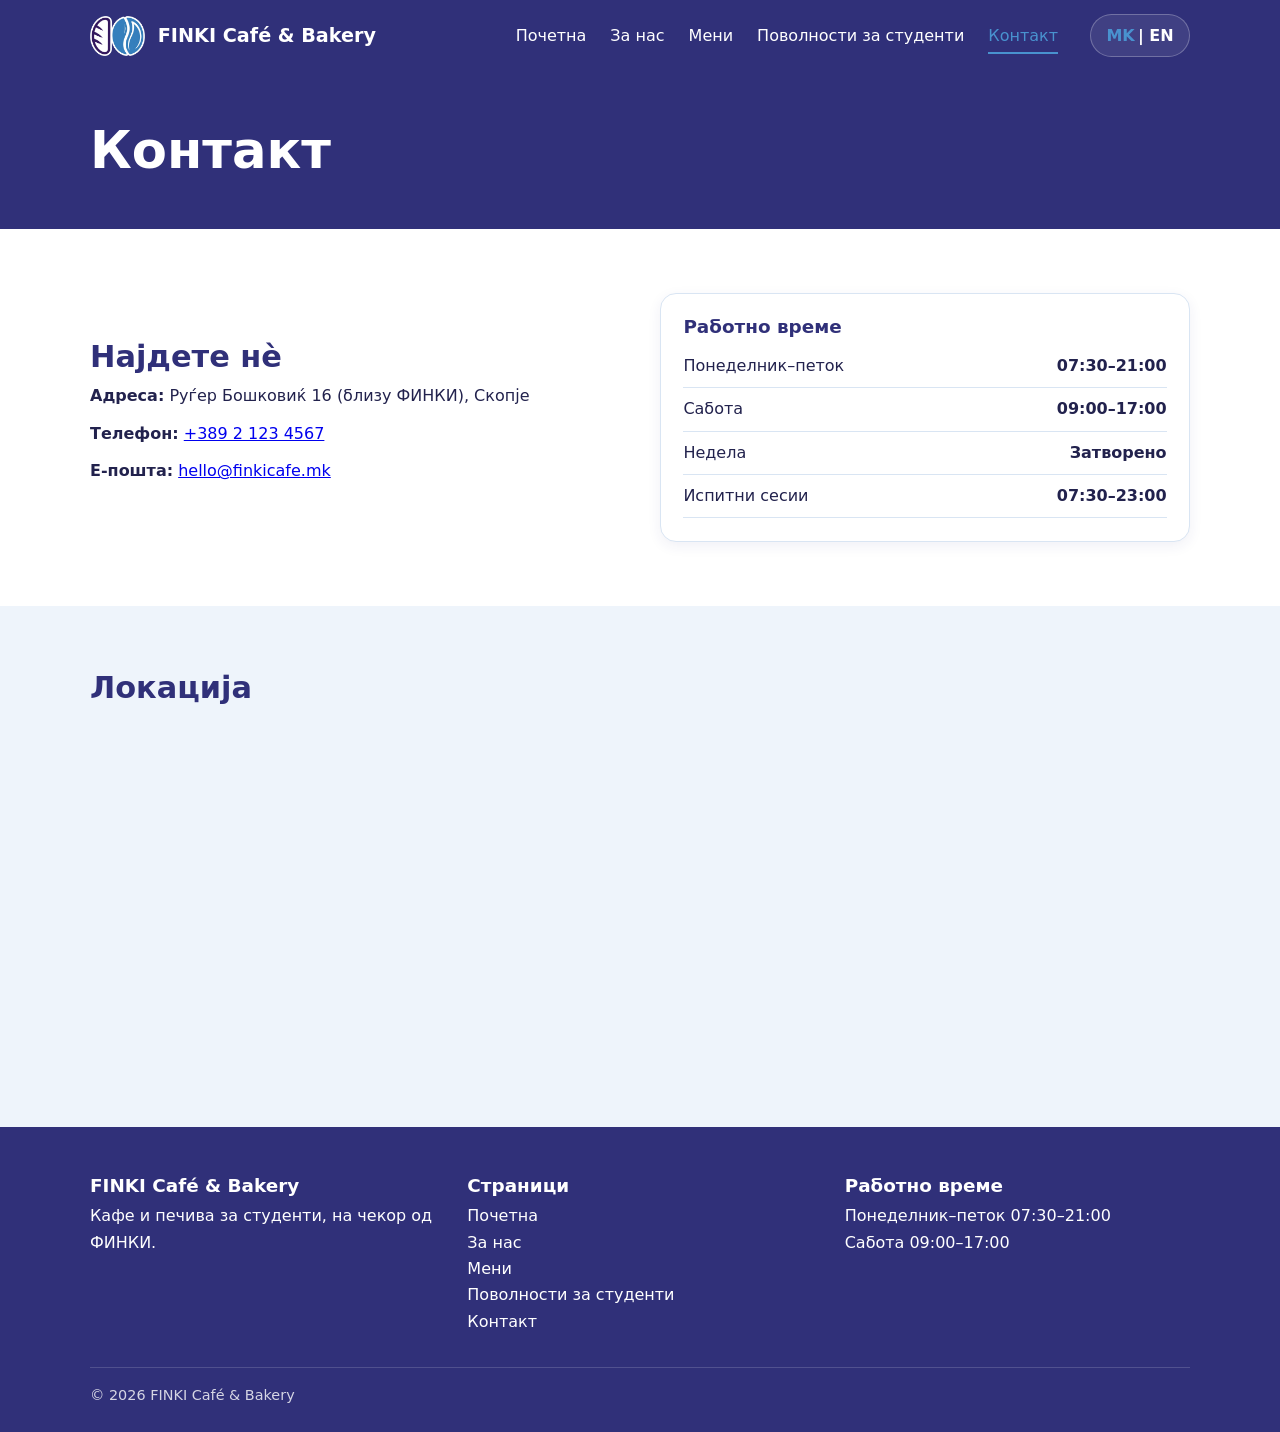
<file: mk/contact.html>
<!DOCTYPE html>
<html lang="mk">
  <head>
    <meta charset="UTF-8">
    <meta name="viewport" content="width=device-width, initial-scale=1">
    <title>Контакт | FINKI Café &amp; Bakery</title>
    <meta name="description" content="Студентско кафе-пекара во близина на ФИНКИ, Скопје.">
    <link rel="stylesheet" href="../css/style.css">
    <link rel="icon" href="../images/favicon.ico" sizes="any">
    <link rel="icon" type="image/png" href="../images/favicon-192.png" sizes="192x192">
    <link rel="apple-touch-icon" href="../images/apple-touch-icon.png">
  </head>
  <body>
    <header class="site-header">
      <div class="container nav">
        <a class="brand" href="index.html">
          <img class="brand__logo" src="../images/logo.webp" alt="FINKI Café &amp; Bakery" width="55" height="40">
          <span>FINKI Café &amp; Bakery</span>
        </a>

        <button class="nav-toggle" type="button">
          <span class="nav-toggle__bar"></span>
          <span class="nav-toggle__bar"></span>
          <span class="nav-toggle__bar"></span>
          <span class="visually-hidden">Мени</span>
        </button>

        <nav>
          <ul class="nav-list">
            <li><a href="index.html">Почетна</a></li>
            <li><a href="about.html">За нас</a></li>
            <li><a href="menu.html">Мени</a></li>
            <li><a href="perks.html">Поволности за студенти</a></li>
            <li><a class="active" href="contact.html">Контакт</a></li>
            <li><a class="lang" href="../en/contact.html"><b>MK</b> | EN</a></li>
          </ul>
        </nav>
      </div>
    </header>

    <main>
      <section class="page-hero">
        <div class="container">
          <h1>Контакт</h1>
        </div>
      </section>

      <section>
        <div class="container split">
          <div>
            <h2>Најдете нè</h2>
            <ul class="contact-list">
              <li><b>Адреса:</b> Руѓер Бошковиќ 16 (близу ФИНКИ), Скопје</li>
              <li><b>Телефон:</b> <a href="tel:+38921234567">+389 2 123 4567</a></li>
              <li><b>Е-пошта:</b> <a href="mailto:hello@finkicafe.mk">hello@finkicafe.mk</a></li>
            </ul>
          </div>
          <div class="card">
            <h3>Работно време</h3>
            <table>
              <tr><td>Понеделник–петок</td><td>07:30–21:00</td></tr>
              <tr><td>Сабота</td><td>09:00–17:00</td></tr>
              <tr><td>Недела</td><td>Затворено</td></tr>
              <tr><td>Испитни сесии</td><td>07:30–23:00</td></tr>
            </table>
          </div>
        </div>
      </section>

      <section class="alt map">
        <div class="container">
          <h2>Локација</h2>
          <iframe title="Мапа на локацијата" src="https://www.google.com/maps?q=FINKI+Skopje&amp;output=embed"></iframe>
        </div>
      </section>
    </main>

    <footer class="site-footer">
      <div class="container footer-grid">
        <div>
          <h3>FINKI Café &amp; Bakery</h3>
          <p>Кафе и печива за студенти, на чекор од ФИНКИ.</p>
        </div>
        <div>
          <h3>Страници</h3>
          <ul>
            <li><a href="index.html">Почетна</a></li>
            <li><a href="about.html">За нас</a></li>
            <li><a href="menu.html">Мени</a></li>
            <li><a href="perks.html">Поволности за студенти</a></li>
            <li><a href="contact.html">Контакт</a></li>
          </ul>
        </div>
        <div>
          <h3>Работно време</h3>
          <p>Понеделник–петок 07:30–21:00<br>Сабота 09:00–17:00</p>
        </div>
      </div>
      <div class="container copy">© 2026 FINKI Café &amp; Bakery</div>
    </footer>

    <script src="../js/main.js"></script>
  </body>
</html>
</file>
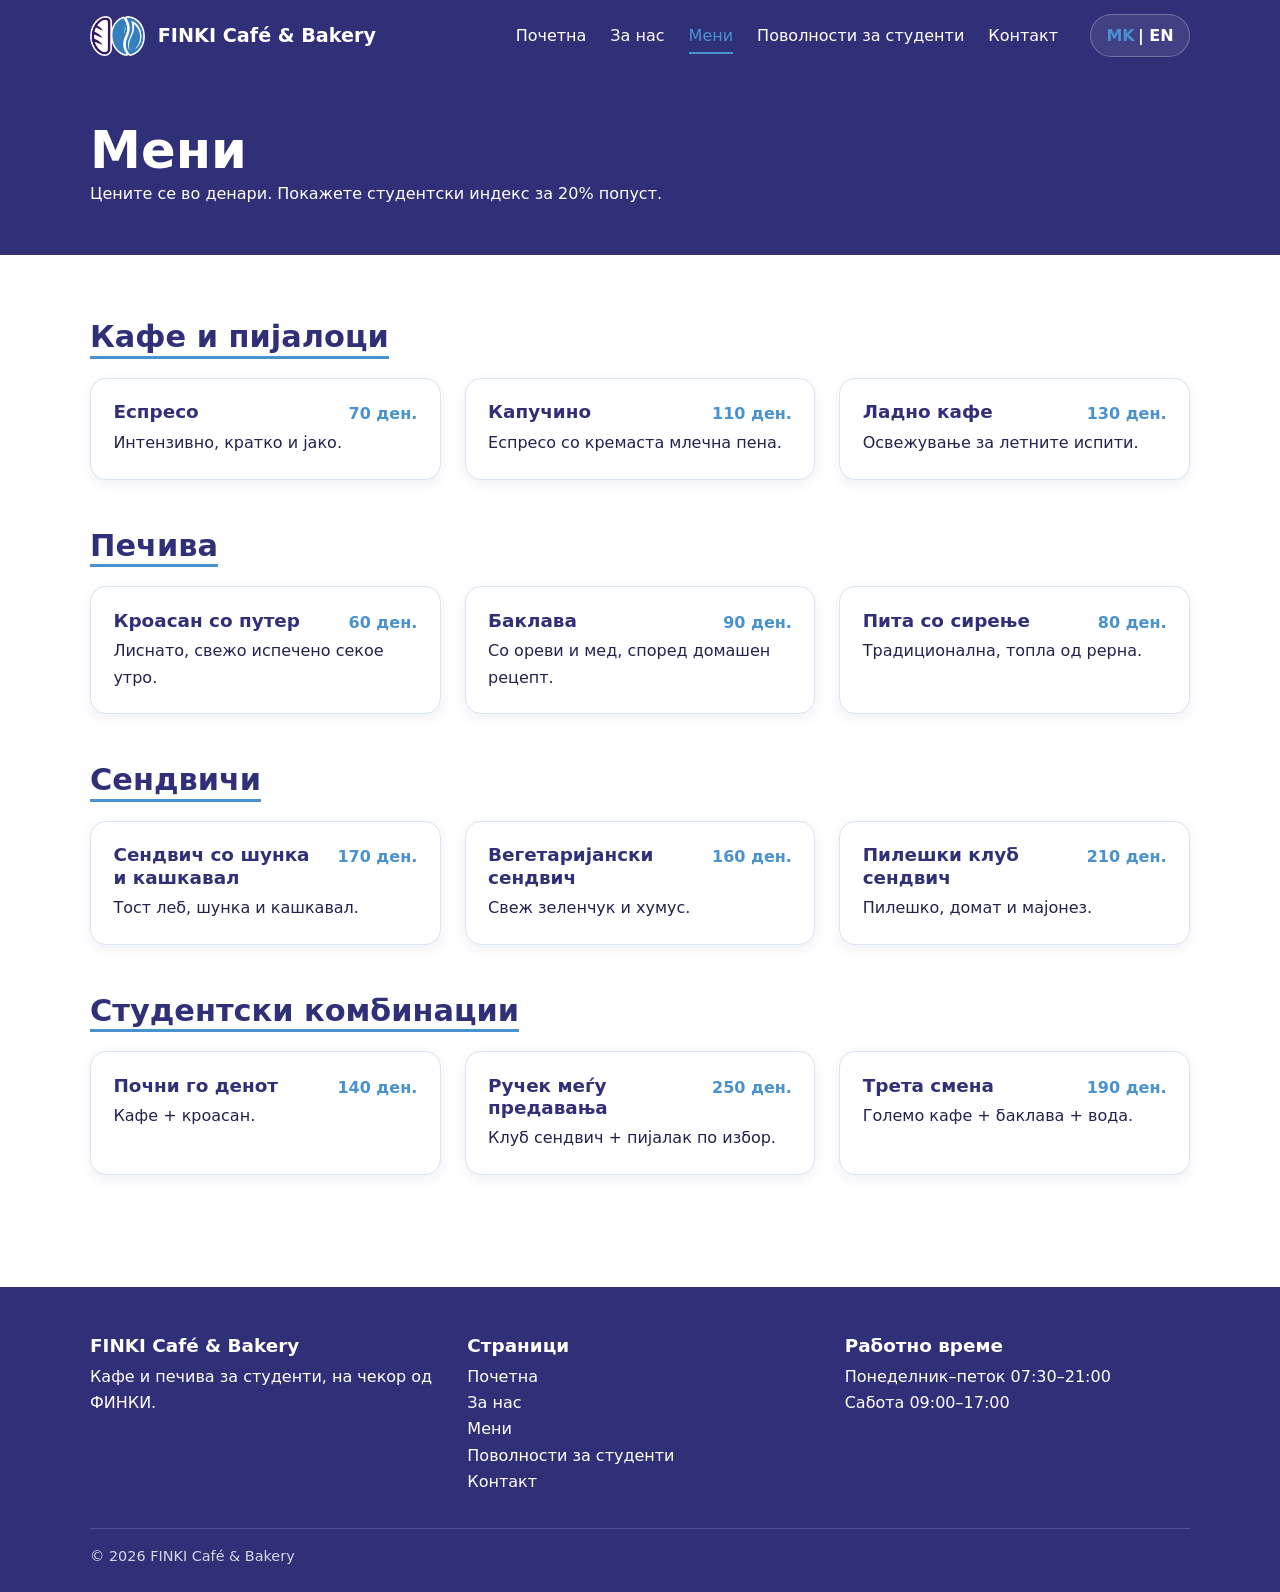
<file: mk/menu.html>
<!DOCTYPE html>
<html lang="mk">
  <head>
    <meta charset="UTF-8">
    <meta name="viewport" content="width=device-width, initial-scale=1">
    <title>Мени | FINKI Café &amp; Bakery</title>
    <meta name="description" content="Студентско кафе-пекара во близина на ФИНКИ, Скопје.">
    <link rel="stylesheet" href="../css/style.css">
    <link rel="icon" href="../images/favicon.ico" sizes="any">
    <link rel="icon" type="image/png" href="../images/favicon-192.png" sizes="192x192">
    <link rel="apple-touch-icon" href="../images/apple-touch-icon.png">
  </head>
  <body>
    <header class="site-header">
      <div class="container nav">
        <a class="brand" href="index.html">
          <img class="brand__logo" src="../images/logo.webp" alt="FINKI Café &amp; Bakery" width="55" height="40">
          <span>FINKI Café &amp; Bakery</span>
        </a>

        <button class="nav-toggle" type="button">
          <span class="nav-toggle__bar"></span>
          <span class="nav-toggle__bar"></span>
          <span class="nav-toggle__bar"></span>
          <span class="visually-hidden">Мени</span>
        </button>

        <nav>
          <ul class="nav-list">
            <li><a href="index.html">Почетна</a></li>
            <li><a href="about.html">За нас</a></li>
            <li><a class="active" href="menu.html">Мени</a></li>
            <li><a href="perks.html">Поволности за студенти</a></li>
            <li><a href="contact.html">Контакт</a></li>
            <li><a class="lang" href="../en/menu.html" hreflang="en"><b>MK</b> | EN</a></li>
          </ul>
        </nav>
      </div>
    </header>

    <main>
      <section class="page-hero">
        <div class="container">
          <h1>Мени</h1>
          <p>Цените се во денари. Покажете студентски индекс за 20% попуст.</p>
        </div>
      </section>

      <section>
        <div class="container">
          <div class="menu-cat">
            <h2>Кафе и пијалоци</h2>
            <div class="grid">
              <article class="card">
                <div class="item">
                  <h3>Еспресо</h3>
                  <span class="price">70 ден.</span>
                </div>
                <p>Интензивно, кратко и јако.</p>
              </article>
              <article class="card">
                <div class="item">
                  <h3>Капучино</h3>
                  <span class="price">110 ден.</span>
                </div>
                <p>Еспресо со кремаста млечна пена.</p>
              </article>
              <article class="card">
                <div class="item">
                  <h3>Ладно кафе</h3>
                  <span class="price">130 ден.</span>
                </div>
                <p>Освежување за летните испити.</p>
              </article>
            </div>
          </div>

          <div class="menu-cat">
            <h2>Печива</h2>
            <div class="grid">
              <article class="card">
                <div class="item">
                  <h3>Кроасан со путер</h3>
                  <span class="price">60 ден.</span>
                </div>
                <p>Лиснато, свежо испечено секое утро.</p>
              </article>
              <article class="card">
                <div class="item">
                  <h3>Баклава</h3>
                  <span class="price">90 ден.</span>
                </div>
                <p>Со ореви и мед, според домашен рецепт.</p>
              </article>
              <article class="card">
                <div class="item">
                  <h3>Пита со сирење</h3>
                  <span class="price">80 ден.</span>
                </div>
                <p>Традиционална, топла од рерна.</p>
              </article>
            </div>
          </div>

          <div class="menu-cat">
            <h2>Сендвичи</h2>
            <div class="grid">
              <article class="card">
                <div class="item">
                  <h3>Сендвич со шунка и кашкавал</h3>
                  <span class="price">170 ден.</span>
                </div>
                <p>Тост леб, шунка и кашкавал.</p>
              </article>
              <article class="card">
                <div class="item">
                  <h3>Вегетаријански сендвич</h3>
                  <span class="price">160 ден.</span>
                </div>
                <p>Свеж зеленчук и хумус.</p>
              </article>
              <article class="card">
                <div class="item">
                  <h3>Пилешки клуб сендвич</h3>
                  <span class="price">210 ден.</span>
                </div>
                <p>Пилешко, домат и мајонез.</p>
              </article>
            </div>
          </div>

          <div class="menu-cat">
            <h2>Студентски комбинации</h2>
            <div class="grid">
              <article class="card">
                <div class="item">
                  <h3>Почни го денот</h3>
                  <span class="price">140 ден.</span>
                </div>
                <p>Кафе + кроасан.</p>
              </article>
              <article class="card">
                <div class="item">
                  <h3>Ручек меѓу предавања</h3>
                  <span class="price">250 ден.</span>
                </div>
                <p>Клуб сендвич + пијалак по избор.</p>
              </article>
              <article class="card">
                <div class="item">
                  <h3>Трета смена</h3>
                  <span class="price">190 ден.</span>
                </div>
                <p>Големо кафе + баклава + вода.</p>
              </article>
            </div>
          </div>
        </div>
      </section>
    </main>

    <footer class="site-footer">
      <div class="container footer-grid">
        <div>
          <h3>FINKI Café &amp; Bakery</h3>
          <p>Кафе и печива за студенти, на чекор од ФИНКИ.</p>
        </div>
        <div>
          <h3>Страници</h3>
          <ul>
            <li><a href="index.html">Почетна</a></li>
            <li><a href="about.html">За нас</a></li>
            <li><a href="menu.html">Мени</a></li>
            <li><a href="perks.html">Поволности за студенти</a></li>
            <li><a href="contact.html">Контакт</a></li>
          </ul>
        </div>
        <div>
          <h3>Работно време</h3>
          <p>Понеделник–петок 07:30–21:00<br>Сабота 09:00–17:00</p>
        </div>
      </div>
      <div class="container copy">© 2026 FINKI Café &amp; Bakery</div>
    </footer>

    <script src="../js/main.js"></script>
  </body>
</html>
</file>
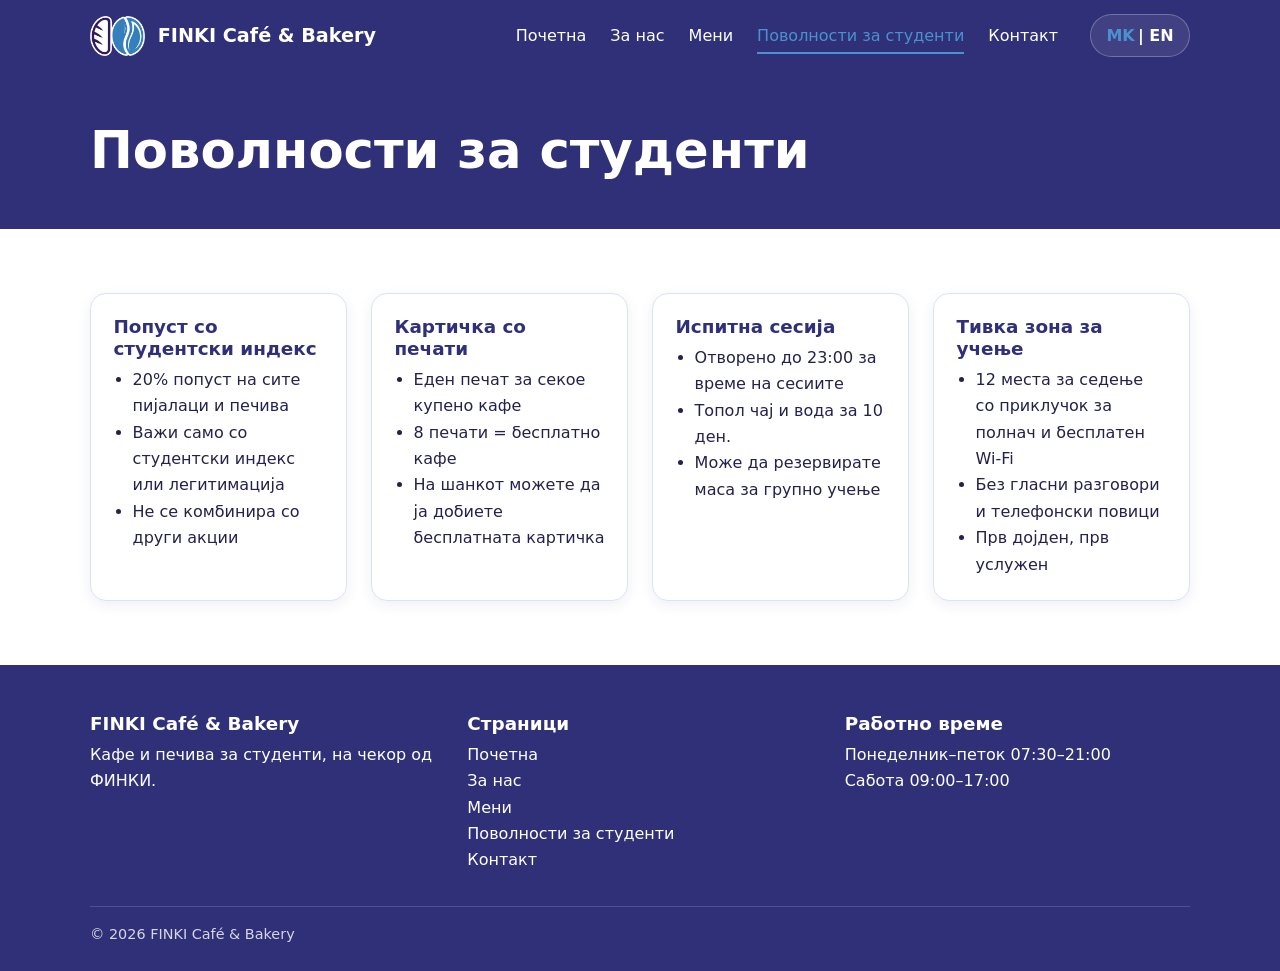
<file: mk/perks.html>
<!DOCTYPE html>
<html lang="mk">
  <head>
    <meta charset="UTF-8">
    <meta name="viewport" content="width=device-width, initial-scale=1">
    <title>Поволности за студенти | FINKI Café &amp; Bakery</title>
    <meta name="description" content="Студентско кафе-пекара во близина на ФИНКИ, Скопје.">
    <link rel="stylesheet" href="../css/style.css">
    <link rel="icon" href="../images/favicon.ico" sizes="any">
    <link rel="icon" type="image/png" href="../images/favicon-192.png" sizes="192x192">
    <link rel="apple-touch-icon" href="../images/apple-touch-icon.png">
  </head>
  <body>
    <header class="site-header">
      <div class="container nav">
        <a class="brand" href="index.html">
          <img class="brand__logo" src="../images/logo.webp" alt="FINKI Café &amp; Bakery" width="55" height="40">
          <span>FINKI Café &amp; Bakery</span>
        </a>

        <button class="nav-toggle" type="button">
          <span class="nav-toggle__bar"></span>
          <span class="nav-toggle__bar"></span>
          <span class="nav-toggle__bar"></span>
          <span class="visually-hidden">Мени</span>
        </button>

        <nav>
          <ul class="nav-list">
            <li><a href="index.html">Почетна</a></li>
            <li><a href="about.html">За нас</a></li>
            <li><a href="menu.html">Мени</a></li>
            <li><a class="active" href="perks.html">Поволности за студенти</a></li>
            <li><a href="contact.html">Контакт</a></li>
            <li><a class="lang" href="../en/perks.html" hreflang="en"><b>MK</b> | EN</a></li>
          </ul>
        </nav>
      </div>
    </header>

    <main>
      <section class="page-hero">
        <div class="container">
          <h1>Поволности за студенти</h1>
        </div>
      </section>

      <section>
        <div class="container">
          <div class="grid">
            <article class="card">
              <h3>Попуст со студентски индекс</h3>
              <ul>
                <li>20% попуст на сите пијалаци и печива</li>
                <li>Важи само со студентски индекс или легитимација</li>
                <li>Не се комбинира со други акции</li>
              </ul>
            </article>
            <article class="card">
              <h3>Картичка со печати</h3>
              <ul>
                <li>Еден печат за секое купено кафе</li>
                <li>8 печати = бесплатно кафе</li>
                <li>На шанкот можете да ја добиете бесплатната картичка</li>
              </ul>
            </article>
            <article class="card">
              <h3>Испитна сесија</h3>
              <ul>
                <li>Отворено до 23:00 за време на сесиите</li>
                <li>Топол чај и вода за 10 ден.</li>
                <li>Може да резервирате маса за групно учење</li>
              </ul>
            </article>
            <article class="card">
              <h3>Тивка зона за учење</h3>
              <ul>
                <li>12 места за седење со приклучок за полнач и бесплатен Wi-Fi</li>
                <li>Без гласни разговори и телефонски повици</li>
                <li>Прв дојден, прв услужен</li>
              </ul>
            </article>
          </div>
        </div>
      </section>
    </main>

    <footer class="site-footer">
      <div class="container footer-grid">
        <div>
          <h3>FINKI Café &amp; Bakery</h3>
          <p>Кафе и печива за студенти, на чекор од ФИНКИ.</p>
        </div>
        <div>
          <h3>Страници</h3>
          <ul>
            <li><a href="index.html">Почетна</a></li>
            <li><a href="about.html">За нас</a></li>
            <li><a href="menu.html">Мени</a></li>
            <li><a href="perks.html">Поволности за студенти</a></li>
            <li><a href="contact.html">Контакт</a></li>
          </ul>
        </div>
        <div>
          <h3>Работно време</h3>
          <p>Понеделник–петок 07:30–21:00<br>Сабота 09:00–17:00</p>
        </div>
      </div>
      <div class="container copy">© 2026 FINKI Café &amp; Bakery</div>
    </footer>

    <script src="../js/main.js"></script>
  </body>
</html>
</file>
<file: css/landing.css>
/* Base */
:root {
  --dark: #303079;
  --accent: #4992cf;
  --white: #fff;
  --text: #22224d;
  --radius: 16px;
  --shadow: 0 12px 40px rgba(48, 48, 121, 0.25);
}

* {
  box-sizing: border-box;
  margin: 0;
  padding: 0;
}

/* Remove mobile tap highlight for interactive elements on the landing page */
a,
button,
input,
textarea,
select,
label,
.btn {
  -webkit-tap-highlight-color: transparent;
  touch-action: manipulation;
  -ms-touch-action: manipulation;
}

html,
body {
  height: 100%;
}

body {
  display: flex;
  align-items: center;
  justify-content: center;
  padding: 1rem;
  background: var(--dark);
  font-family: "Segoe UI", system-ui, -apple-system, Roboto, sans-serif;
}

/* Layout */
.landing-container {
  width: 100%;
  max-width: 500px;
}

.landing-card {
  padding: 3.5rem 2.5rem;
  background: var(--white);
  border-radius: var(--radius);
  box-shadow: var(--shadow);
  text-align: center;
  transition: transform 0.3s ease, box-shadow 0.3s ease;
}

.landing-card:hover {
  transform: translateY(-4px);
  box-shadow: 0 16px 50px rgba(48, 48, 121, 0.3);
}

.landing-logo {
  width: 120px;
  height: auto;
  margin-bottom: 1.5rem;
  border-radius: 0;
}

.landing-card h1 {
  margin-bottom: 0.8rem;
  color: var(--dark);
  font-size: 2.2rem;
  line-height: 1.3;
  font-weight: 700;
}

.landing-card p {
  margin-bottom: 2.5rem;
  color: var(--text);
  font-size: 1rem;
  letter-spacing: 0.3px;
  opacity: 0.8;
}

.landing-buttons {
  display: flex;
  flex-wrap: wrap;
  justify-content: center;
  gap: 1.2rem;
}

/* Actions */
.btn {
  display: inline-block;
  min-width: 140px;
  padding: 0.85rem 1.8rem;
  border: 2px solid var(--accent);
  border-radius: 999px;
  background: var(--accent);
  color: var(--white);
  font-size: 0.95rem;
  font-weight: 600;
  text-decoration: none;
  transition: all 0.3s ease;
}

.btn:hover {
  background: var(--white);
  color: var(--accent);
  transform: translateY(-2px);
  box-shadow: 0 6px 20px rgba(73, 146, 207, 0.3);
}

.btn:focus-visible {
  outline: 2px solid var(--accent);
  outline-offset: 2px;
}

@media (max-width: 480px) {
  .landing-card {
    padding: 2rem 1.5rem;
  }

  .landing-card h1 {
    font-size: 1.5rem;
  }
}
</file>
<file: css/style.css>
/* Base */
:root {
  --dark: #303079;
  --accent: #4992cf;
  --white: #fff;
  --soft: #eef4fb;
  --text: #22224d;
  --border: #d9e5f3;
  --radius: 16px;
  --shadow: 0 4px 14px rgba(48, 48, 121, 0.07);
}

* {
  box-sizing: border-box;
  margin: 0;
}

html {
  scroll-behavior: smooth;
  overscroll-behavior-y: none;
}

body {
  background: var(--white);
  color: var(--text);
  font-family: "Segoe UI", system-ui, -apple-system, Roboto, sans-serif;
  line-height: 1.65;
  -webkit-tap-highlight-color: transparent;
  -webkit-overflow-scrolling: touch;
}

img {
  display: block;
  max-width: 100%;
  height: auto;
  border-radius: var(--radius);
}

a,
button {
  -webkit-tap-highlight-color: transparent;
}

a:focus-visible,
button:focus-visible {
  outline: 3px solid var(--accent);
  outline-offset: 3px;
}

h1,
h2,
h3 {
  color: var(--dark);
  line-height: 1.2;
}

h1 {
  font-size: clamp(2rem, 5vw, 3.2rem);
}

h2 {
  margin-bottom: 0.5rem;
  font-size: 1.9rem;
}

h3 {
  margin-bottom: 0.4rem;
  font-size: 1.15rem;
}

table {
  width: 100%;
  border-collapse: collapse;
}

td {
  padding: 0.5rem 0;
  border-bottom: 1px solid var(--border);
}

td:last-child {
  font-weight: 600;
  text-align: right;
}

/* Layout */
.container {
  width: min(1100px, 92%);
  margin-inline: auto;
}

section {
  padding: 4rem 0;
}

.lead {
  max-width: 60ch;
  margin-bottom: 2rem;
  opacity: 0.85;
}

.alt {
  background: var(--soft);
}

.section-spacer {
  margin-top: 1.5rem;
}

/* Header and navigation */
.site-header {
  position: sticky;
  top: 0;
  z-index: 10;
  background: var(--dark);
}

.nav {
  display: flex;
  align-items: center;
  justify-content: space-between;
  padding: 0.9rem 0;
}

.brand {
  display: flex;
  align-items: center;
  gap: 0.8rem;
  color: var(--white);
  font-size: 1.2rem;
  font-weight: 700;
  text-decoration: none;
}

.brand__logo {
  width: auto;
  height: 40px;
  border-radius: 0;
}

.nav-list {
  display: flex;
  align-items: center;
  gap: 1.5rem;
  padding: 0;
  list-style: none;
}

.nav-list a {
  position: relative;
  display: inline-block;
  padding: 0.3rem 0;
  color: var(--white);
  text-decoration: none;
  transition: color 0.2s ease;
}

.nav-list a:not(.lang)::after {
  content: "";
  position: absolute;
  right: 0;
  bottom: 0;
  left: 0;
  height: 2px;
  background: var(--accent);
  transform: scaleX(0);
  transform-origin: left;
  transition: transform 0.25s ease;
}

.nav-list a:hover,
.nav-list a.active {
  color: var(--accent);
}

.nav-list a:not(.lang):hover::after,
.nav-list a.active::after {
  transform: scaleX(1);
}

.nav-list .lang {
  display: inline-flex;
  align-items: center;
  justify-content: center;
  gap: 0.2rem;
  min-width: 100px;
  margin-left: 0.5rem;
  padding: 0.45rem 0.8rem;
  border: 1px solid rgba(255, 255, 255, 0.26);
  border-radius: 999px;
  background: rgba(255, 255, 255, 0.08);
  color: var(--white);
  font-weight: 600;
  transition: background 0.2s ease, border-color 0.2s ease;
}

.nav-list .lang:hover {
  border-color: rgba(255, 255, 255, 0.38);
  background: rgba(255, 255, 255, 0.14);
}

.nav-list .lang b {
  color: var(--accent);
  font-weight: 700;
}

.nav-toggle {
  display: none;
  padding: 0.4rem;
  border: 0;
  background: none;
  cursor: pointer;
}

.nav-toggle__bar {
  display: block;
  width: 26px;
  height: 3px;
  border-radius: 2px;
  background: var(--white);
  transition: transform 0.25s ease, opacity 0.2s ease;
}

/* Text label for the icon-only button, hidden visually */
.visually-hidden {
  position: absolute;
  width: 1px;
  height: 1px;
  margin: -1px;
  padding: 0;
  overflow: hidden;
  clip: rect(0, 0, 0, 0);
  white-space: nowrap;
  border: 0;
}

/* Buttons */
.btn {
  display: inline-block;
  padding: 0.75rem 1.6rem;
  border-radius: 999px;
  background: var(--accent);
  color: var(--white);
  font-weight: 600;
  text-decoration: none;
  transition: background 0.2s ease, color 0.2s ease;
}

.btn:hover {
  background: var(--white);
  color: var(--dark);
}

.btn.outline {
  border: 2px solid var(--white);
  background: transparent;
  color: var(--white);
}

.btn.outline:hover {
  background: var(--white);
  color: var(--dark);
}

/* Hero sections */
.hero {
  padding: 4rem 0;
  background: var(--dark);
  color: var(--white);
}

.hero h1 {
  color: var(--white);
}

.hero-grid {
  display: grid;
  grid-template-columns: 1.1fr 1fr;
  align-items: center;
  gap: 3rem;
}

.hero p {
  max-width: 44ch;
  margin: 1rem 0 1.8rem;
  font-size: 1.15rem;
}

.hero img {
  width: 100%;
  max-height: 320px;
  object-fit: cover;
  object-position: center;
}

.hero-actions {
  display: flex;
  flex-wrap: wrap;
  gap: 0.75rem;
}

.hero .btn {
  flex: 1 1 170px;
  text-align: center;
}

.page-hero {
  padding: 3rem 0;
  background: var(--dark);
  color: var(--white);
}

.page-hero h1 {
  color: var(--white);
}

/* Stats */
.stats {
  padding: 1.6rem 0;
  background: var(--accent);
  color: var(--white);
}

.stats ul {
  display: grid;
  grid-template-columns: repeat(3, 1fr);
  gap: 1rem;
  padding: 0;
  list-style: none;
  text-align: center;
}

.stats strong {
  display: block;
  font-size: 2rem;
}

/* Cards and menu */
.grid {
  display: grid;
  grid-template-columns: repeat(auto-fit, minmax(250px, 1fr));
  gap: 1.5rem;
}

.card {
  padding: 1.4rem;
  border: 1px solid var(--border);
  border-radius: var(--radius);
  background: var(--white);
  box-shadow: var(--shadow);
}

.card img {
  width: 100%;
  height: 170px;
  margin: -0.4rem 0 1rem;
  object-fit: cover;
}

.card ul {
  padding-left: 1.2rem;
}

.price {
  color: var(--accent);
  font-weight: 700;
  white-space: nowrap;
}

.item {
  display: flex;
  justify-content: space-between;
  gap: 1rem;
}

.menu-cat {
  margin-bottom: 3rem;
}

.menu-cat h2 {
  display: inline-block;
  margin-bottom: 1.2rem;
  border-bottom: 3px solid var(--accent);
}

/* Split layout and images */
.split {
  display: grid;
  grid-template-columns: 1fr 1fr;
  align-items: center;
  gap: 2.5rem;
}

.split img,
.grid > img {
  width: 100%;
  max-height: 360px;
  object-fit: cover;
  object-position: center;
}

.split img {
  height: 360px;
}

/* Contact and map */
.contact-list {
  padding: 0;
  list-style: none;
}

.contact-list li {
  margin-bottom: 0.7rem;
}

.map iframe {
  width: 100%;
  height: 340px;
  border: 0;
  border-radius: var(--radius);
}

/* Footer */
.site-footer {
  padding: 3rem 0 1.5rem;
  background: var(--dark);
  color: var(--white);
}

.footer-grid {
  display: grid;
  grid-template-columns: repeat(auto-fit, minmax(200px, 1fr));
  gap: 2rem;
}

.site-footer h3 {
  color: var(--white);
}

.site-footer a {
  color: var(--white);
  text-decoration: none;
}

.site-footer a:hover {
  color: var(--accent);
}

.site-footer ul {
  padding: 0;
  list-style: none;
}

.copy {
  margin-top: 2rem;
  padding-top: 1rem;
  border-top: 1px solid rgba(255, 255, 255, 0.2);
  font-size: 0.9rem;
  opacity: 0.8;
}

/* Mobile */
@media (max-width: 760px) {
  .nav {
    position: relative;
    gap: 0.75rem;
    min-height: 56px;
    padding-right: 52px;
  }

  .brand {
    max-width: calc(100% - 54px);
    margin-right: auto;
    line-height: 1.1;
  }

  .brand__logo {
    width: auto;
    height: 34px;
  }

  .nav-toggle {
    position: absolute;
    top: 50%;
    right: 0;
    display: flex;
    flex-direction: column;
    align-items: center;
    justify-content: center;
    gap: 5px;
    width: 46px;
    height: 46px;
    padding: 0;
    transform: translateY(-50%);
  }

  .nav-toggle__bar {
    width: 30px;
  }

  /* Hamburger -> X (bar centers are 8px apart: 3px bar + 5px gap) */
  .nav-toggle.is-open .nav-toggle__bar:nth-child(1) {
    transform: translateY(8px) rotate(45deg);
  }

  .nav-toggle.is-open .nav-toggle__bar:nth-child(2) {
    opacity: 0;
  }

  .nav-toggle.is-open .nav-toggle__bar:nth-child(3) {
    transform: translateY(-8px) rotate(-45deg);
  }

  .nav-list {
    position: absolute;
    top: calc(100% + 0.5rem);
    right: 0;
    left: 0;
    display: flex;
    flex-direction: column;
    align-items: stretch;
    gap: 0.35rem;
    padding: 0.9rem;
    border: 1px solid rgba(255, 255, 255, 0.12);
    border-radius: 16px;
    background: rgba(48, 48, 121, 0.98);
    box-shadow: 0 18px 40px rgba(16, 19, 58, 0.25);
    opacity: 0;
    visibility: hidden;
    transform: translateY(-8px);
    transition: opacity 0.2s ease, transform 0.2s ease, visibility 0s linear 0.2s;
  }

  .nav-list.open {
    opacity: 1;
    visibility: visible;
    transform: none;
    transition-delay: 0s;
  }

  .nav-list li {
    width: 100%;
  }

  .nav-list a {
    display: block;
    width: 100%;
    padding: 0.75rem 0.85rem;
    border: 1px solid transparent;
    border-radius: 10px;
  }

  .nav-list a:not(.lang)::after {
    display: none;
  }

  .nav-list a:hover,
  .nav-list a.active {
    border-color: rgba(73, 146, 207, 0.45);
    background: rgba(73, 146, 207, 0.18);
  }

  .nav-list .lang {
    width: fit-content;
    min-width: auto;
    margin-top: 0.35rem;
    margin-left: 0;
    padding: 0.45rem 0.75rem;
    border-color: rgba(255, 255, 255, 0.24);
  }

  .hero-grid,
  .split {
    grid-template-columns: 1fr;
  }

  .hero {
    padding-top: 3rem;
  }

  .hero p {
    margin-bottom: 1.4rem;
  }

  .hero-actions {
    margin-top: 1.2rem;
  }

  .hero .btn {
    flex: 1 1 0;
    min-width: 0;
    padding-right: 0.9rem;
    padding-left: 0.9rem;
  }

  .split img {
    height: auto;
  }

  .stats ul {
    grid-template-columns: 1fr;
  }

  section {
    padding: 3rem 0;
  }
}

/* Respect reduced-motion preference */
@media (prefers-reduced-motion: reduce) {
  .nav-list a,
  .nav-list a::after,
  .nav-list,
  .nav-toggle__bar {
    transition: none !important;
  }
}
</file>
